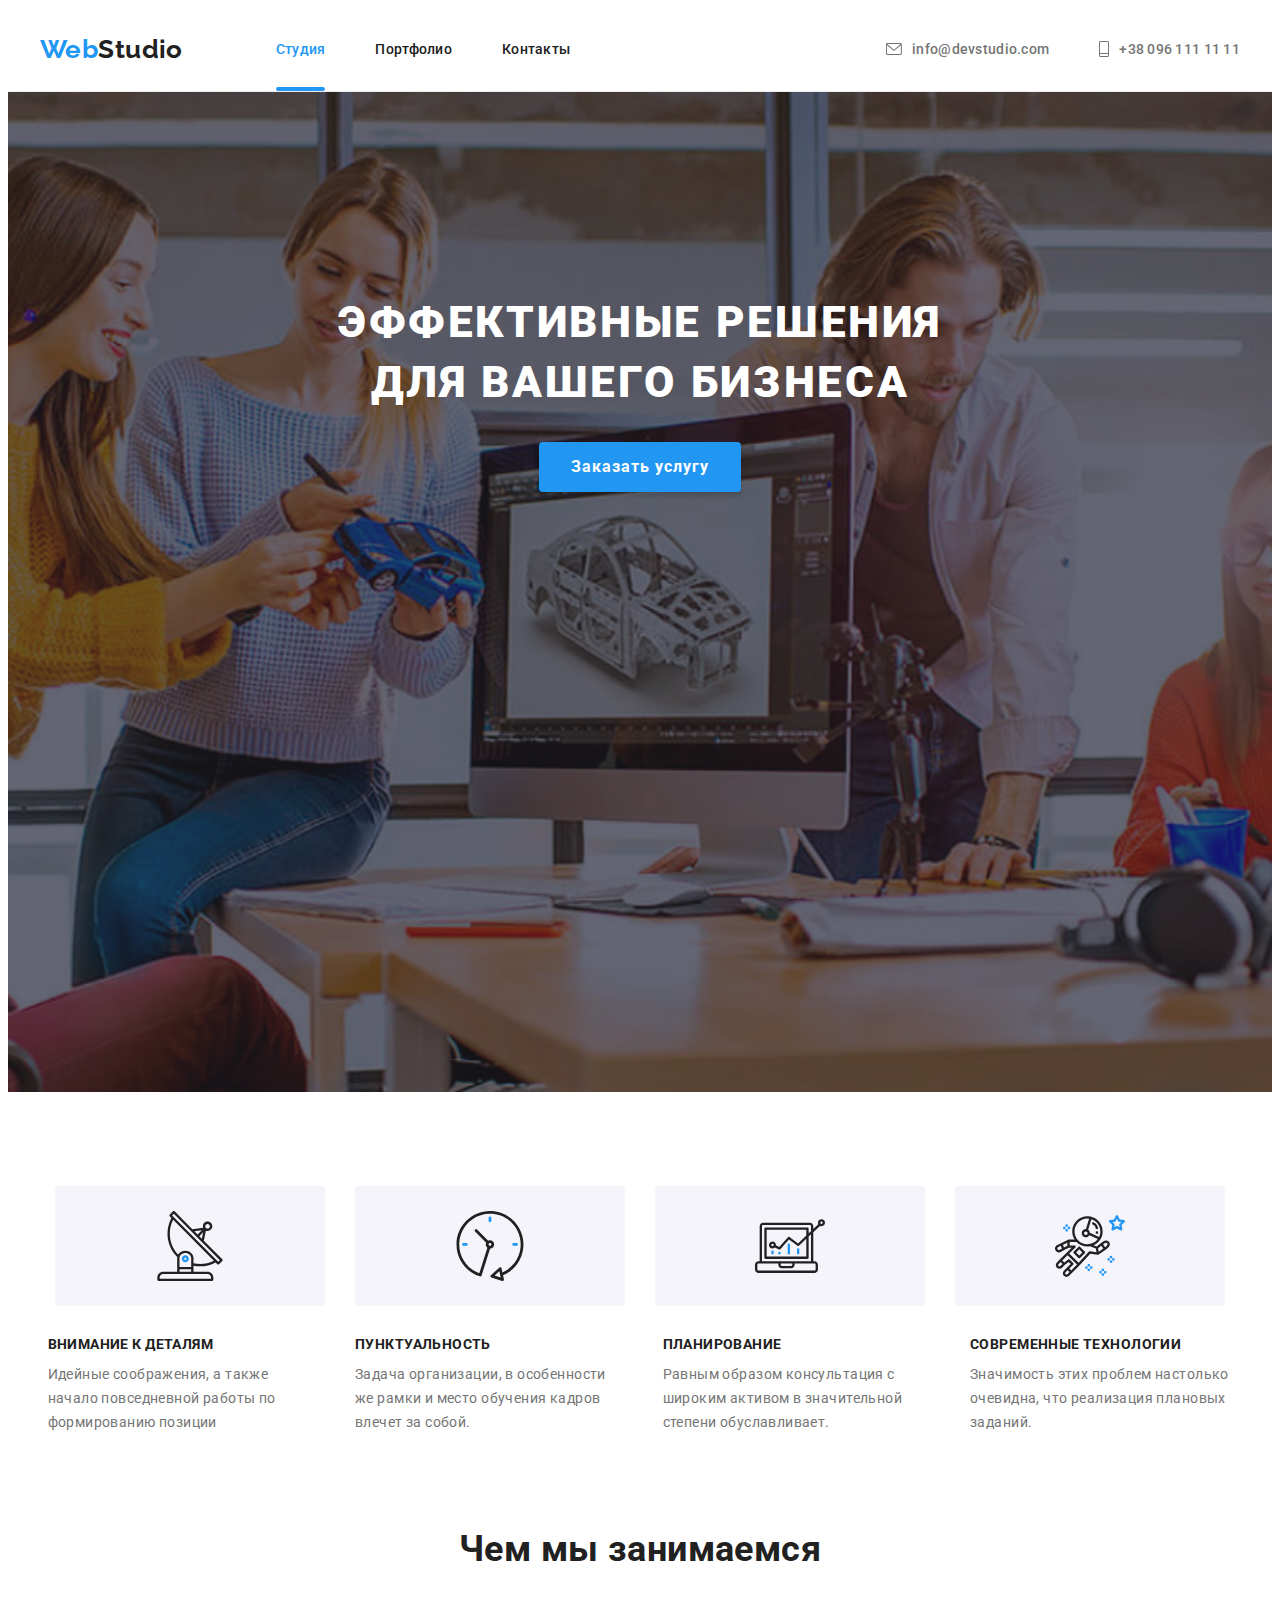
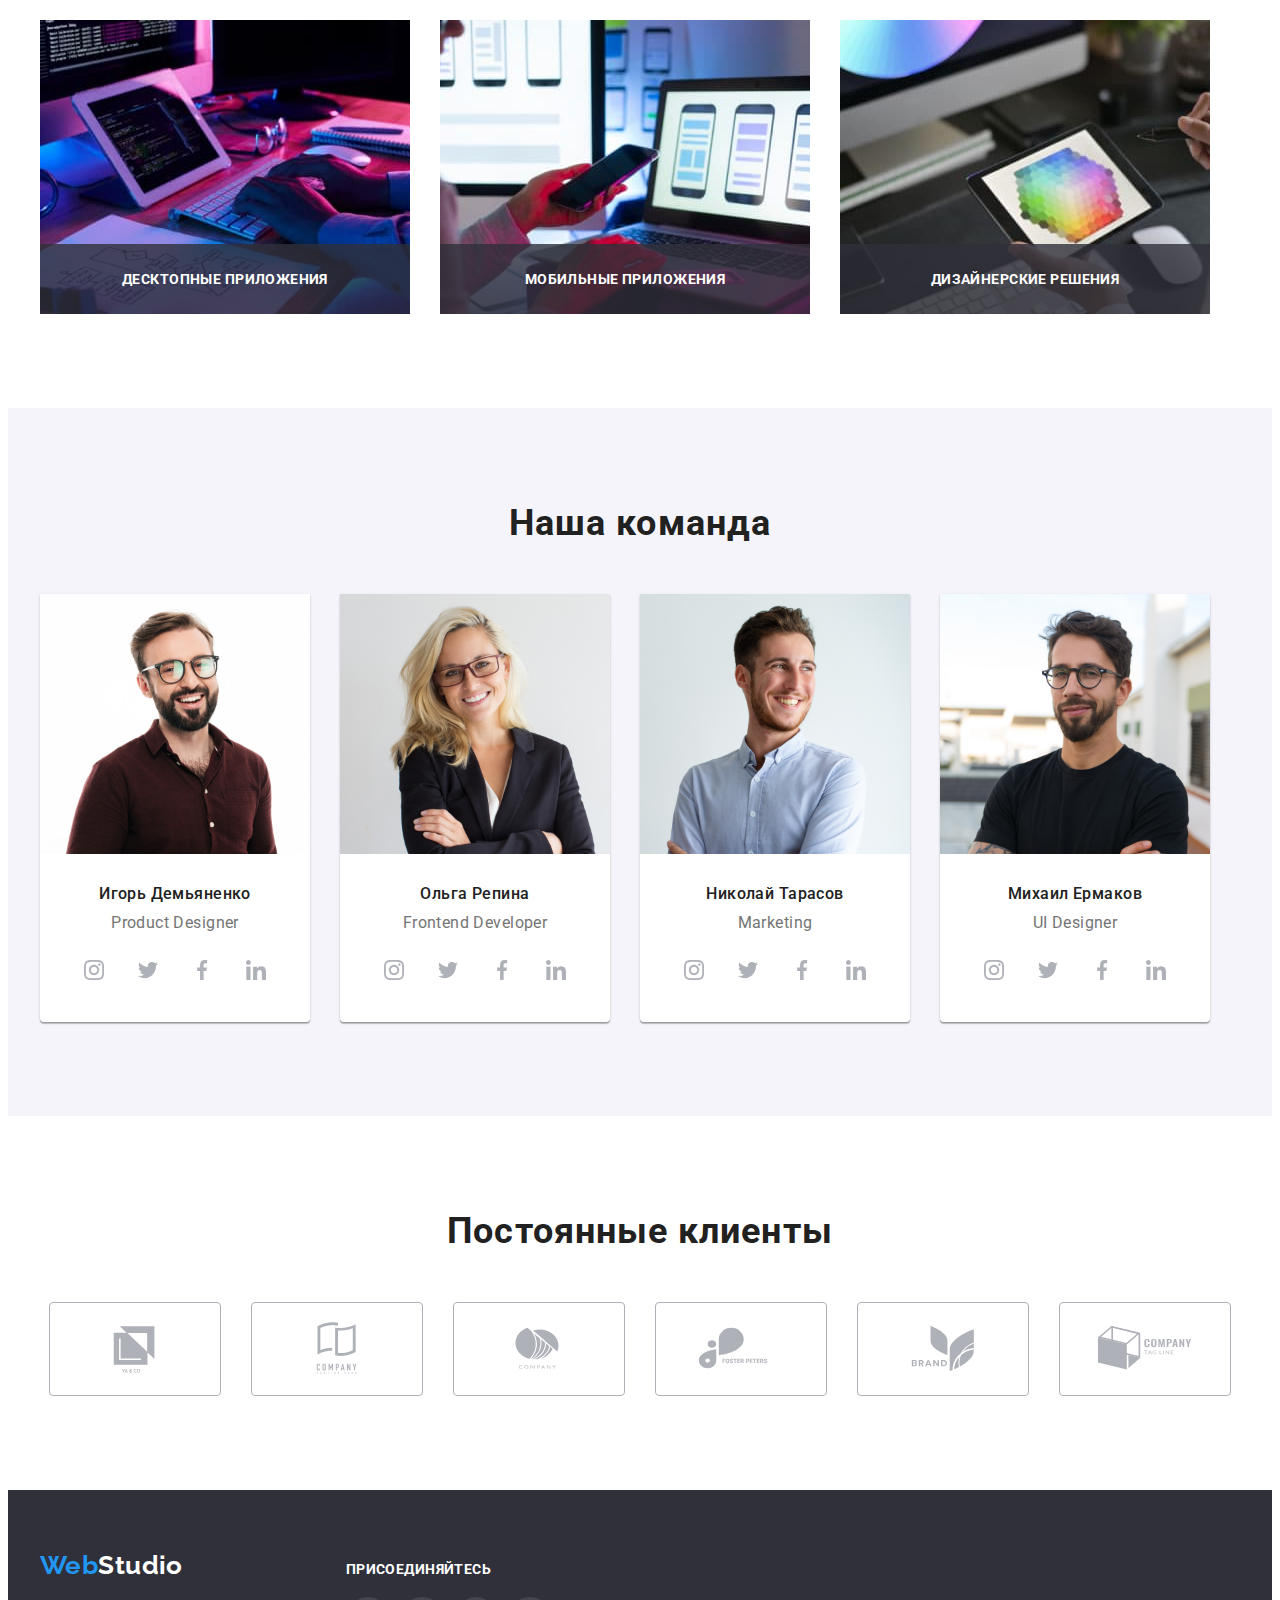
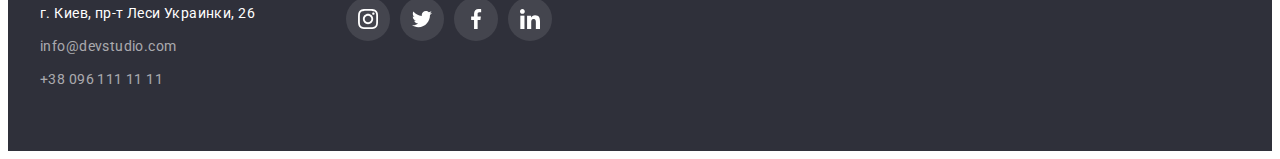
<file: index.html>
<!DOCTYPE html>
<html lang="ru">
  <head>
    <meta charset="UTF-8" />
    <meta http-equiv="X-UA-Compatible" content="IE=edge" />
    <meta name="viewport" content="width=device-width, initial-scale=1.0" />
    <title>Web Studio</title>
    <link rel="preconnect" href="https://fonts.googleapis.com" />
    <link rel="preconnect" href="https://fonts.gstatic.com" crossorigin />

    <!-- Normalize -->
    <link 
    rel="stylesheet" 
    href="https://cdnjs.cloudflare.com/ajax/libs/modern-normalize/1.1.0/modern-normalize.min.css" integrity="sha512-wpPYUAdjBVSE4KJnH1VR1HeZfpl1ub8YT/NKx4PuQ5NmX2tKuGu6U/JRp5y+Y8XG2tV+wKQpNHVUX03MfMFn9Q==" crossorigin="anonymous" referrerpolicy="no-referrer" />
    <link
      href="https://fonts.googleapis.com/css2?family=Raleway:wght@700&family=Roboto:wght@400;500;700;900&display=swap"
      rel="stylesheet"
    />
    <link rel="stylesheet" href="./scc/styles.css" />
  </head>
  <body data-page>
    <!--Header section-->
    <header class="header">
      <div class="container hdr-container">
       <a class="logo-link" href=./index.html">Web<span class="logo-accent">Studio</span></a>
       <nav class="header-nav">
        <ul class="header-list link list hdr-main-lnk">
          <li class="header-item">
            <a class="header-link header-link-current link" href="./index.html">Студия</a>
          </li>
          <li class="header-item">
            <a class="header-link link" href="portfolio.html">Портфолио</a>
          </li>
          <li class="header-item">
            <a class="header-link link" href="#">Контакты</a>
          </li>
        </ul>
        </nav>
        <ul class="nav-contacts list">
          <li class="nav-item">
            <a class="link-phone mail link" href="mailto:info@devstudio.com">
            <svg class="mail-icon" width="16" height="12">
              <use href="./images/icons.svg#mail"></use>
            </svg>info@devstudio.com</a>
          </li>
          <li class="nav-item">
            <a class="link-phone phone link" href="tel:+380961111111">
              <svg class="mail-icon" width="10" height="16">
              <use href="./images/icons.svg#phone"></use>
            </svg>+38 096 111 11 11</a>
          </li>
        </ul>
      </div>
    </header>
    <!--Main section-->
    <main>
      <section class="hero">
        <div class="container cntnr-hero">
          <h1>Эффективные решения для вашего бизнеса</h1>
          <button class="main-btn" type="button" data-modal-open>Заказать услугу</button>
        </div>
      </section>
      <!--Section about us info-->
      <section class="info-cards section">
        <div class="main-icons">
          <ul class="main-icon-list list">
            <li class="main-icon-item">
              <div class="main-icon">
                <svg class="socian-svg" width="70" height="70">
                  <use href="./images/icons.svg#antenna"></use>
                </svg>
              </div>
            </li>
            <li class="main-icon-item">
              <div class="main-icon">
                <svg class="socian-svg" width="70" height="70">
                  <use href="./images/icons.svg#clock"></use>
                </svg>
              </div>
            </li>
            <li class="main-icon-item">
              <div class="main-icon">
                <svg class="socian-svg" width="70" height="70">
                  <use href="./images/icons.svg#diagram"></use>
                </svg>
              </div>
            </li>
            <li class="main-icon-item">
              <div class="main-icon">
                <svg class="socian-svg" width="70" height="70">
                  <use href="./images/icons.svg#astronaut"></use>
                </svg>
              </div>
            </li>
          </ul>
        </div>
        <div class="container cntnr-info">
          <h2 class="visually-hidden">Наши преимущества</h2>
          <ul class="list about-list">
            <li class="info-card">
              <h3 class="work-info">Внимание к деталям</h3>
              <p class="work-info-txt">
                Идейные соображения, а также начало повседневной работы по формированию позиции</p>
            </li>
            <li class="info-card">
              <h3 class="work-info">Пунктуальность</h3>
              <p class="work-info-txt">
                Задача организации, в особенности же рамки и место обучения кадров влечет за собой.</p>
            </li>
            <li class="info-card">
              <h3 class="work-info">Планирование</h3>
              <p class="work-info-txt">
                Равным образом консультация с широким активом в значительной степени обуславливает.</p>
            </li>
            <li class="info-card">
              <h3 class="work-info">Современные технологии</h3>
              <p class="work-info-txt">
                Значимость этих проблем настолько очевидна, что реализация плановых заданий.</p>
            </li>
          </ul>
        </div>
      </section>
      <!--Section our work foto-->
      <section class="sec-work-foto section">
        <div class="container cntnr-work-pic">
          <h2 class="work-pic">Чем мы занимаемся</h2>
          <ul class="list about-pic">
            <li class="about-work-li">
              <img src="./images/img1.jpg" alt="Крупного плана изображение программиста работающего за
              его рабочим столом" width="370" height="294"/>
              <div class="overlay-work">
                <p class="overlay-work-txt">Десктопные приложения</p>
              </div>
            </li>
            <li class="about-work-li">
              <img src="./images/img2.jpg" alt="Веб-дизайнер разрабатывающий пользовательские
              интерфейсы приложений для смартфонов работает над созданием интерфейса приложения для
              телефонов" width="370" height="294"/>
              <div class="overlay-work">
                <p class="overlay-work-txt">Мобильные приложения</p>
              </div>
            </li>
            <li class="about-work-li">
              <img src="./images/img3.jpg" alt="Креативный художник веб-дизайнер работающий над
              выбором-цвета с графическим планшетом" width="370" height="294"/>
              <div class="overlay-work">
                <p class="overlay-work-txt">Дизайнерские решения</p>
              </div>
            </li>
          </ul>
        </div>
      </section>
      <!--Section our team foto-->
      <section class="our-team section">
        <div class="container cntnr-team">
          <h2 class="tm-card">Наша команда</h2>
          <ul class="list tm-pic">
            <li class="tm-crd">
              <img
                src="./images/1_igor.jpg"
                alt="Портрет статного дизайнера Игоря в очках и красной рубашке"
                width="270"
                height="260"/>
              <div class="tm-box">
                <h3 class="tm-crd-name">Игорь Демьяненко</h3>
                <p class="tm-crd-wrk" lang="en">Product Designer</p>
                <ul class="list social_icons">
                  <li class="item-social">
                    <a
                      class="link-social"
                      href=""
                      target="_blank"
                      rel="noopener noreferrer"
                      aria-label="instagram"
                    >
                    <svg class="socian-svg" width="20" height="20">
                      <use href="./images/icons.svg#instagram"></use>
                    </svg>
                    </a>
                  </li>
                  <li class="item-social">
                    <a
                      class="link-social"
                      href=""
                      target="_blank"
                      rel="noopener noreferrer"
                      aria-label="twitter"
                    >
                    <svg class="socian-svg" width="20" height="20">
                      <use href="./images/icons.svg#twitter"></use>
                    </svg>
                    </a>
                  </li>
                  <li class="item-social">
                    <a
                      class="link-social"
                      href=""
                      target="_blank"
                      rel="noopener noreferrer"
                      aria-label="facebook"
                    >
                    <svg class="socian-svg" width="20" height="20">
                      <use href="./images/icons.svg#facebook"></use>
                    </svg>
                    </a>
                  </li>
                  <li class="item-social">
                    <a
                      class="link-social"
                      href=""
                      target="_blank"
                      rel="noopener noreferrer"
                      aria-label="linkedin"
                    >
                    <svg class="socian-svg" width="20" height="20">
                      <use href="./images/icons.svg#linkedin"></use>
                    </svg>
                    </a>
                  </li>
                </ul>
              </div>
            </li>
            <li class="tm-crd">
              <img
                src="./images/2_olga.jpg"
                alt="Портрет молодой и радосной Ольги в очках и стильном пиджаке "
                width="270"
                height="260"/>
              <div class="tm-box">
                <h3 class="tm-crd-name">Ольга Репина</h3>
                <p class="tm-crd-wrk" lang="en">Frontend Developer</p>
                <ul class="list social_icons">
                  <li class="item-social">
                    <a
                      class="link-social"
                      href=""
                      target="_blank"
                      rel="noopener noreferrer"
                      aria-label="instagram"
                    >
                    <svg class="socian-svg" width="20" height="20">
                      <use href="./images/icons.svg#instagram"></use>
                    </svg>
                    </a>
                  </li>
                  <li class="item-social">
                    <a
                      class="link-social"
                      href=""
                      target="_blank"
                      rel="noopener noreferrer"
                      aria-label="twitter"
                    >
                    <svg class="socian-svg" width="20" height="20">
                      <use href="./images/icons.svg#twitter"></use>
                    </svg>
                    </a>
                  </li>
                  <li class="item-social">
                    <a
                      class="link-social"
                      href=""
                      target="_blank"
                      rel="noopener noreferrer"
                      aria-label="facebook"
                    >
                    <svg class="socian-svg" width="20" height="20">
                      <use href="./images/icons.svg#facebook"></use>
                    </svg>
                    </a>
                  </li>
                  <li class="item-social">
                    <a
                      class="link-social"
                      href=""
                      target="_blank"
                      rel="noopener noreferrer"
                      aria-label="linkedin"
                    >
                    <svg class="socian-svg" width="20" height="20">
                      <use href="./images/icons.svg#linkedin"></use>
                    </svg>
                    </a>
                  </li>
                </ul>
              </div>
            </li>
            <li class="tm-crd">
              <img
                src="./images/3_nikolaj.jpg"
                alt="Портрет счастливого маркетолога Николая и белой рубашке"
                width="270"
                height="260"/>
              <div class="tm-box">
                <h3 class="tm-crd-name">Николай Тарасов</h3>
                <p class="tm-crd-wrk" lang="en">Marketing</p>
                <ul class="list social_icons">
                  <li class="item-social">
                    <a
                      class="link-social"
                      href=""
                      target="_blank"
                      rel="noopener noreferrer"
                      aria-label="instagram"
                    >
                    <svg class="socian-svg" width="20" height="20">
                      <use href="./images/icons.svg#instagram"></use>
                    </svg>
                    </a>
                  </li>
                  <li class="item-social">
                    <a
                      class="link-social"
                      href=""
                      target="_blank"
                      rel="noopener noreferrer"
                      aria-label="twitter"
                    >
                    <svg class="socian-svg" width="20" height="20">
                      <use href="./images/icons.svg#twitter"></use>
                    </svg>
                    </a>
                  </li>
                  <li class="item-social">
                    <a
                      class="link-social"
                      href=""
                      target="_blank"
                      rel="noopener noreferrer"
                      aria-label="facebook"
                    >
                    <svg class="socian-svg" width="20" height="20">
                      <use href="./images/icons.svg#facebook"></use>
                    </svg>
                    </a>
                  </li>
                  <li class="item-social">
                    <a
                      class="link-social"
                      href=""
                      target="_blank"
                      rel="noopener noreferrer"
                      aria-label="linkedin"
                    >
                    <svg class="socian-svg" width="20" height="20">
                      <use href="./images/icons.svg#linkedin"></use>
                    </svg>
                    </a>
                  </li>
                </ul>
              </div>
            </li>
            <li class="tm-crd">
              <img
                src="./images/4_mihail.jpg"
                alt="Портрет довольного Мизаила в очках и черной футболке"
                width="270"
                height="260"/>
              <div class="tm-box">
                <h3 class="tm-crd-name">Михаил Ермаков</h3>
                <p class="tm-crd-wrk" lang="en">UI Designer</p>
                <ul class="list social_icons">
                  <li class="item-social">
                    <a
                      class="link-social"
                      href=""
                      target="_blank"
                      rel="noopener noreferrer"
                      aria-label="instagram"
                    >
                    <svg class="socian-svg" width="20" height="20">
                      <use href="./images/icons.svg#instagram"></use>
                    </svg>
                    </a>
                  </li>
                  <li class="item-social">
                    <a
                      class="link-social"
                      href=""
                      target="_blank"
                      rel="noopener noreferrer"
                      aria-label="twitter"
                    >
                    <svg class="socian-svg" width="20" height="20">
                      <use href="./images/icons.svg#twitter"></use>
                    </svg>
                    </a>
                  </li>
                  <li class="item-social">
                    <a
                      class="link-social"
                      href=""
                      target="_blank"
                      rel="noopener noreferrer"
                      aria-label="facebook"
                    >
                    <svg class="socian-svg" width="20" height="20">
                      <use href="./images/icons.svg#facebook"></use>
                    </svg>
                    </a>
                  </li>
                  <li class="item-social">
                    <a
                      class="link-social"
                      href=""
                      target="_blank"
                      rel="noopener noreferrer"
                      aria-label="linkedin"
                    >
                    <svg class="socian-svg" width="20" height="20">
                      <use href="./images/icons.svg#linkedin"></use>
                    </svg>
                    </a>
                  </li>
                </ul>
              </div>
            </li>
          </ul>
        </div>
      </section>
      <section class="section">
        <h2 class="six-svg">Постоянные клиенты</h2>
        <ul class="list six-svg-list">
          <li class="client-icons ">
            <a
              class="client-icon"
              href=""
              target="_blank"
              rel="noopener noreferrer"
              aria-label="Logo1"
            >
              <svg class="client-svg" width="106" height="60">
                <use href="./images/icons.svg#Logo1"></use>
              </svg>
            </a>
          </li>
          <li class="client-icons ">
            <a
              class="client-icon"
              href=""
              target="_blank"
              rel="noopener noreferrer"
              aria-label="Logo2"
            >
              <svg class="client-svg" width="106" height="60">
                <use href="./images/icons.svg#Logo2"></use>
              </svg>
            </a>
          </li>
          <li class="client-icons ">
            <a
              class="client-icon"
              href=""
              target="_blank"
              rel="noopener noreferrer"
              aria-label="Logo3"
            >
              <svg class="client-svg" width="106" height="60">
                <use href="./images/icons.svg#Logo3"></use>
              </svg>
            </a>
          </li>
          <li class="client-icons ">
            <a
              class="client-icon"
              href=""
              target="_blank"
              rel="noopener noreferrer"
              aria-label="Logo4"
            >
              <svg class="client-svg" width="106" height="60">
                <use href="./images/icons.svg#Logo4"></use>
              </svg>
            </a>
          </li>
          <li class="client-icons ">
            <a
              class="client-icon"
              href=""
              target="_blank"
              rel="noopener noreferrer"
              aria-label="Logo5"
            >
              <svg class="client-svg" width="106" height="60">
                <use href="./images/icons.svg#Logo5"></use>
              </svg>
            </a>
          </li>
          <li class="client-icons ">
            <a
              class="client-icon"
              href=""
              target="_blank"
              rel="noopener noreferrer"
              aria-label="Logo6"
            >
              <svg class="client-svg" width="106" height="60">
                <use href="./images/icons.svg#Logo6"></use>
              </svg>
            </a>
          </li>
        </ul>
      </section>
    </main>
    <!--Footer section-->
    <footer class="footer">
      <div class="ftr-content container">
        <div class="ftr-container">
          <a class="logo-link ftr-logo" href=./index.html">Web<span class="logo-accent-ft">Studio</span></a>
          <address class="address">
            <ul class="list address-list">
              <li class="address-item">
                <a
                  class="ft-contct link map"
                  target="_blank"
                  rel="noopener noreferrer"
                  href="https://www.google.com/maps/dir/50.5224419,30.498344">г. Киев, пр-т Леси Украинки, 26
                </a>
              </li>
              <li class="address-item">
              <a class="ft-contct link" href="mailto:info@devstudio.com">info@devstudio.com</a>
              </li>
               <li class="address-item">
                <a class="ft-contct link" href="tel:+380961111111">+38 096 111 11 11</a>
              </li>
            </ul>
          </address>
        </div>
        <div class="footer-icons">
          <p class="ftr-icon-txt">присоединяйтесь</p>
          <ul class="ftr-icon-list list">
            <li class="ftr-icon-item">
              <a
                class="ftr-social"
                href=""
                target="_blank"
                rel="noopener noreferrer"
                aria-label="instagram"
              >
              <svg class="ftr-svg" width="20" height="20">
                <use href="./images/icons.svg#instagram"></use>
              </svg>
              </a>
            </li>
            <li class="ftr-icon-item">
              <a
                class="ftr-social"
                href=""
                target="_blank"
                rel="noopener noreferrer"
                aria-label="twitter"
              >
              <svg class="ftr-svg" width="20" height="20">
                <use href="./images/icons.svg#twitter"></use>
              </svg>
              </a>
            </li>
            <li class="ftr-icon-item">
              <a
                class="ftr-social"
                href=""
                target="_blank"
                rel="noopener noreferrer"
                aria-label="facebook"
              >
              <svg class="ftr-svg" width="20" height="20">
                <use href="./images/icons.svg#facebook"></use>
              </svg>
              </a>
            </li>
            <li class="ftr-icon-item">
              <a
                class="ftr-social"
                href=""
                target="_blank"
                rel="noopener noreferrer"
                aria-label="linkedin"
              >
              <svg class="ftr-svg" width="20" height="20">
                <use href="./images/icons.svg#linkedin"></use>
              </svg>
              </a>
            </li>
          </ul>
        </div>
      </div>
    </footer>
    <!--Modal Window-->
    <div class="backdrop is-hidden" data-modal>
      <div class="modal">
        <button class="modal-btn" data-modal-close>
          <svg class="modal-btn-svg" width="11" height="11">
            <use href="./images/icons.svg#close"></use>
          </svg>
        </button>
      </div>
    </div>
    <script src="./js/header-scroll.js"></script>
    <script src="./js/modal.js"></script>
  </body>
</html>
</file>
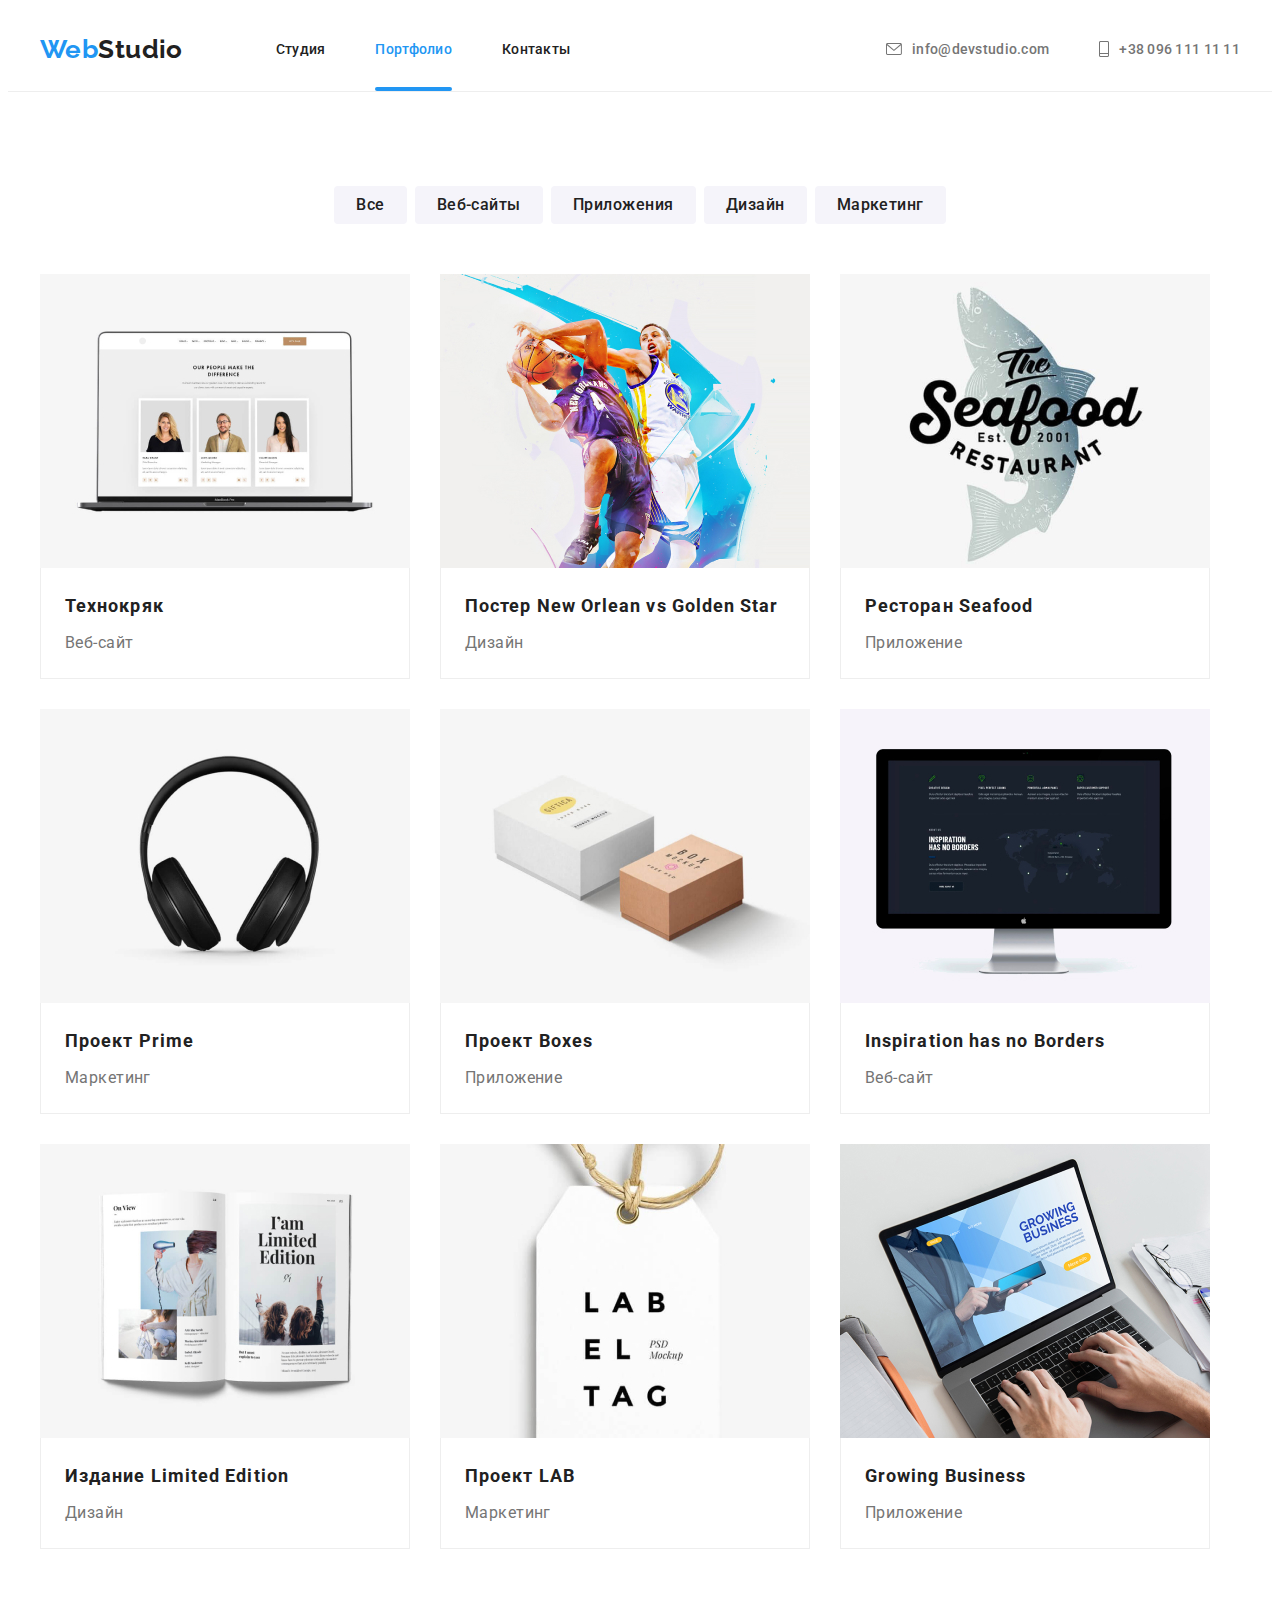
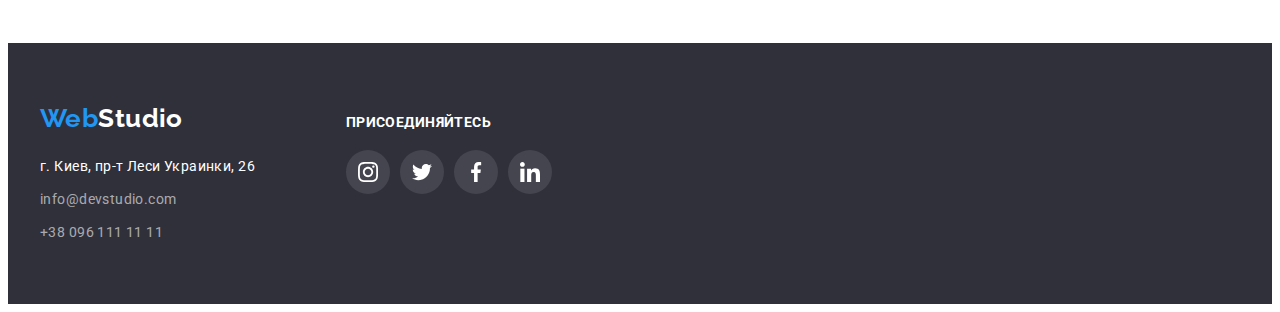
<file: portfolio.html>
<!DOCTYPE html>
<html lang="ru">
<head>
    <meta charset="UTF-8">
    <meta http-equiv="X-UA-Compatible" content="IE=edge">
    <meta name="viewport" content="width=device-width, initial-scale=1.0">
    <title>Portfolio</title>
    <link rel="preconnect" href="https://fonts.googleapis.com" />
    <link rel="preconnect" href="https://fonts.gstatic.com" crossorigin />

    <!-- Normalize -->
    <link 
    rel="stylesheet" 
    href="https://cdnjs.cloudflare.com/ajax/libs/modern-normalize/1.1.0/modern-normalize.min.css" integrity="sha512-wpPYUAdjBVSE4KJnH1VR1HeZfpl1ub8YT/NKx4PuQ5NmX2tKuGu6U/JRp5y+Y8XG2tV+wKQpNHVUX03MfMFn9Q==" crossorigin="anonymous" referrerpolicy="no-referrer" />
    <link
      href="https://fonts.googleapis.com/css2?family=Raleway:wght@700&family=Roboto:wght@400;500;700;900&display=swap"
      rel="stylesheet"
    />
    <link rel="stylesheet" href="./scc/styles.css" />
</head>
<body>
    <!--Header section-->
    <header class="header">
      <div class="container hdr-container">
       <a class="logo-link" href=./index.html">Web<span class="logo-accent">Studio</span></a>
       <nav class="header-nav">
        <ul class="header-list link list hdr-main-lnk">
          <li class="header-item">
            <a class="header-link hdr-lnk link" href="./index.html">Студия</a>
          </li>
          <li class="header-item">
            <a class="header-link hdr-lnk header-link-current link" href="portfolio.html">Портфолио</a>
          </li>
          <li class="header-item">
            <a class="header-link hdr-lnk link" href="#">Контакты</a>
          </li>
        </ul>
       </nav>
       <ul class="nav-contacts list">
        <li class="nav-item">
          <a class="link-phone mail link" href="mailto:info@devstudio.com">
          <svg class="mail-icon" width="16" height="12">
            <use href="./images/icons.svg#mail"></use>
          </svg>info@devstudio.com</a>
        </li>
        <li class="nav-item">
          <a class="link-phone phone link" href="tel:+380961111111">
            <svg class="mail-icon" width="10" height="16">
            <use href="./images/icons.svg#phone"></use>
          </svg>+38 096 111 11 11</a>
        </li>
      </ul>
     </div>
    </header>
    <!--Mail Section-->
    <main>
      <section class="section">
        <div class="container">
          <h1 class="visually-hidden">Наши проекты</h1>
          <ul class="list gps-btns">
            <li class="gps-btn-list">
              <button class="gps-btn" type="button">Все</button>
            </li>
            <li class="gps-btn-list">
              <button class="gps-btn" type="button">Веб-сайты</button>
            </li class="gps-btn-list">
            <li class="gps-btn-list" >
              <button class="gps-btn" type="button">Приложения</button>
            </li>
            <li class="gps-btn-list">
              <button class="gps-btn" type="button">Дизайн</button>
            </li>
            <li class="gps-btn-list">
              <button class="gps-btn" type="button">Маркетинг</button>
            </li>
          </ul>
          <ul class="prtf-cards list">
            <li class="prtf-card">
              <a class="prtf-link link" href="#">
                <div class="overlay-img">
                  <img
                    src="./images/page_2/img1.jpg"
                    alt="Готовый дизайн сайта открытый в окне на ноутбуке на белом фоне"
                    width="370"
                    height="294"
                  />
                  <div class="prtf-overlay">
                    <p class="prtf-overlay-txt">Ресурс предлагает комплексные предложения с разным уровнем функционала и сервисов. Все это позволит посетителю получить исчерпывающие сведения о компании или частном лице.</p>
                  </div>
                </div>
                <div class="cntnr-pic-info">
                  <h2 class="prtf-card-name">Технокряк</h2>
                  <p class="prtf-card-projct">Веб-сайт</p>
                </div>
              </a>
            </li>
            <li class="prtf-card">
              <a class="prtf-link link" href="#">
                <div class="overlay-img">
                  <img
                    src="./images/page_2/img2.jpg"
                    alt="Шикарно нарисованный постер с баскетболистами и мячем в стиле акварели"
                    width="370"
                    height="294"
                  />
                  <div class="prtf-overlay">
                    <p class="prtf-overlay-txt">Ресурс предлагает комплексные предложения с разным уровнем функционала и сервисов. Все это позволит посетителю получить исчерпывающие сведения о компании или частном лице.</p>
                </div>
                </div>
                <div class="cntnr-pic-info">
                  <h2 class="prtf-card-name">Постер New Orlean vs Golden Star</h3>
                  <p class="prtf-card-projct">Дизайн</p>
                </div>
              </a>
            </li>
            <li class="prtf-card">
              <a class="prtf-link link" href="#">
                <div class="overlay-img">
                  <img
                    src="./images/page_2/img3.jpg"
                    alt="Готовый дизайн логотира ресторана Seafood выполненый в стиле старый вывесок 40х-70х годов"
                    width="370"
                    height="294"
                  />
                  <div class="prtf-overlay">
                    <p class="prtf-overlay-txt">Ресурс предлагает комплексные предложения с разным уровнем функционала и сервисов. Все это позволит посетителю получить исчерпывающие сведения о компании или частном лице.</p>
                  </div>
                </div>
                <div class="cntnr-pic-info">
                  <h2 class="prtf-card-name">Ресторан Seafood</h2>
                  <p class="prtf-card-projct">Приложение</p>
                </div>
              </a>
            </li>
            <li class="prtf-card">
              <a class="prtf-link link" href="#">
                <div class="overlay-img">
                  <img
                    src="./images/page_2/img4.jpg"
                    alt="Черные наушники на белом фоне"
                    width="370"
                    height="294"
                  />
                  <div class="prtf-overlay">
                    <p class="prtf-overlay-txt">Ресурс предлагает комплексные предложения с разным уровнем функционала и сервисов. Все это позволит посетителю получить исчерпывающие сведения о компании или частном лице.</p>
                  </div>
                </div>
                <div class="cntnr-pic-info">
                  <h2 class="prtf-card-name">Проект Prime</h2>
                  <p class="prtf-card-projct">Маркетинг</p>
                </div>
              </a>
            </li>
            <li class="prtf-card">
              <a class="prtf-link link" href="#">
                <div class="overlay-img">
                  <img
                    src="./images/page_2/img5.jpg"
                    alt="Две коробки разного цвета и размера нарисованные в минималистичном стиле"
                    width="370"
                    height="294"
                  />
                  <div class="prtf-overlay">
                    <p class="prtf-overlay-txt">Ресурс предлагает комплексные предложения с разным уровнем функционала и сервисов. Все это позволит посетителю получить исчерпывающие сведения о компании или частном лице.</p>
                  </div>
                </div>
                <div class="cntnr-pic-info">
                  <h2 class="prtf-card-name">Проект Boxes</h2>
                  <p class="prtf-card-projct">Приложение</p>
                </div>
              </a>
            </li>
            <li class="prtf-card">
              <a class="prtf-link link" href="#">
                <div class="overlay-img">
                  <img
                    src="./images/page_2/img6.jpg"
                    alt="Готовый сайт открытый на мониторе MAC на белом фоне"
                    width="370"
                    height="294"
                  />
                  <div class="prtf-overlay">
                    <p class="prtf-overlay-txt">Ресурс предлагает комплексные предложения с разным уровнем функционала и сервисов. Все это позволит посетителю получить исчерпывающие сведения о компании или частном лице.</p>
                  </div>
                </div>
                <div class="cntnr-pic-info">
                  <h2 class="prtf-card-name">Inspiration has no Borders</h2>
                  <p class="prtf-card-projct">Веб-сайт</p>
                </div>
              </a>
            </li>
            <li class="prtf-card">
              <a class="prtf-link link" href="#">
                <div class="overlay-img">
                  <img
                    src="./images/page_2/img7.jpg"
                    alt="Открытый мокап издания журнала лежащий на белом фоне"
                    width="370"
                    height="294"
                  />
                  <div class="prtf-overlay">
                    <p class="prtf-overlay-txt">Ресурс предлагает комплексные предложения с разным уровнем функционала и сервисов. Все это позволит посетителю получить исчерпывающие сведения о компании или частном лице.</p>
                  </div>
                </div>
                <div class="cntnr-pic-info">
                  <h2 class="prtf-card-name">Издание Limited Edition</h2>
                  <p class="prtf-card-projct">Дизайн</p>
                </div>
              </a>
            </li>
            <li class="prtf-card">
              <a class="prtf-link link" href="#">
                <div class="overlay-img">
                  <img
                    src="./images/page_2/img8.jpg"
                    alt="Мокап белой бирки с черным логотипом LAB на белом фоне"
                    width="370"
                    height="294"
                  />
                  <div class="prtf-overlay">
                    <p class="prtf-overlay-txt">Ресурс предлагает комплексные предложения с разным уровнем функционала и сервисов. Все это позволит посетителю получить исчерпывающие сведения о компании или частном лице.</p>
                  </div>
                </div>
                <div class="cntnr-pic-info">
                  <h2 class="prtf-card-name">Проект LAB</h2>
                  <p class="prtf-card-projct">Маркетинг</p>
                </div>
              </a>
            </li>
            <li class="prtf-card">
              <a class="prtf-link link" href="#">
                <div class="overlay-img">
                  <img
                    src="./images/page_2/img9.jpg"
                    alt="Готовый дизайн приложения открытого на ноутбуке на белом столе"
                    width="370"
                    height="294"
                  />
                  <div class="prtf-overlay">
                    <p class="prtf-overlay-txt">Ресурс предлагает комплексные предложения с разным уровнем функционала и сервисов. Все это позволит посетителю получить исчерпывающие сведения о компании или частном лице.</p>
                  </div>
                </div>
                <div class="cntnr-pic-info">
                  <h2 class="prtf-card-name">Growing Business</h2>
                  <p class="prtf-card-projct">Приложение</p>
                </div>
              </a>
            </li>
          </ul>
        </div>
      </section>
    </main>
    <!--Footer section-->
    <footer class="footer">
      <div class="ftr-content container">
        <div class="ftr-container">
          <a class="logo-link ftr-logo" href=./index.html">Web<span class="logo-accent-ft">Studio</span></a>
          <address class="address">
            <ul class="list address-list">
              <li class="address-item">
                <a
                  class="ft-contct link map"
                  target="_blank"
                  rel="noopener noreferrer"
                  href="https://www.google.com/maps/dir/50.5224419,30.498344">г. Киев, пр-т Леси Украинки, 26
                </a>
              </li>
              <li class="address-item">
              <a class="ft-contct link" href="mailto:info@devstudio.com">info@devstudio.com</a>
              </li>
               <li class="address-item">
                <a class="ft-contct link" href="tel:+380961111111">+38 096 111 11 11</a>
              </li>
            </ul>
          </address>
        </div>
        <div class="footer-icons">
          <p class="ftr-icon-txt">присоединяйтесь</p>
          <ul class="ftr-icon-list list">
            <li class="ftr-icon-item">
              <a
                class="ftr-social"
                href=""
                target="_blank"
                rel="noopener noreferrer"
                aria-label="instagram"
              >
              <svg class="ftr-svg" width="20" height="20">
                <use href="./images/icons.svg#instagram"></use>
              </svg>
              </a>
            </li>
            <li class="ftr-icon-item">
              <a
                class="ftr-social"
                href=""
                target="_blank"
                rel="noopener noreferrer"
                aria-label="twitter"
              >
              <svg class="ftr-svg" width="20" height="20">
                <use href="./images/icons.svg#twitter"></use>
              </svg>
              </a>
            </li>
            <li class="ftr-icon-item">
              <a
                class="ftr-social"
                href=""
                target="_blank"
                rel="noopener noreferrer"
                aria-label="facebook"
              >
              <svg class="ftr-svg" width="20" height="20">
                <use href="./images/icons.svg#facebook"></use>
              </svg>
              </a>
            </li>
            <li class="ftr-icon-item">
              <a
                class="ftr-social"
                href=""
                target="_blank"
                rel="noopener noreferrer"
                aria-label="linkedin"
              >
              <svg class="ftr-svg" width="20" height="20">
                <use href="./images/icons.svg#linkedin"></use>
              </svg>
              </a>
            </li>
          </ul>
        </div>
      </div>
    </footer>
    <script src="./js/header-scroll.js"></script>
</body>
</html>
</file>
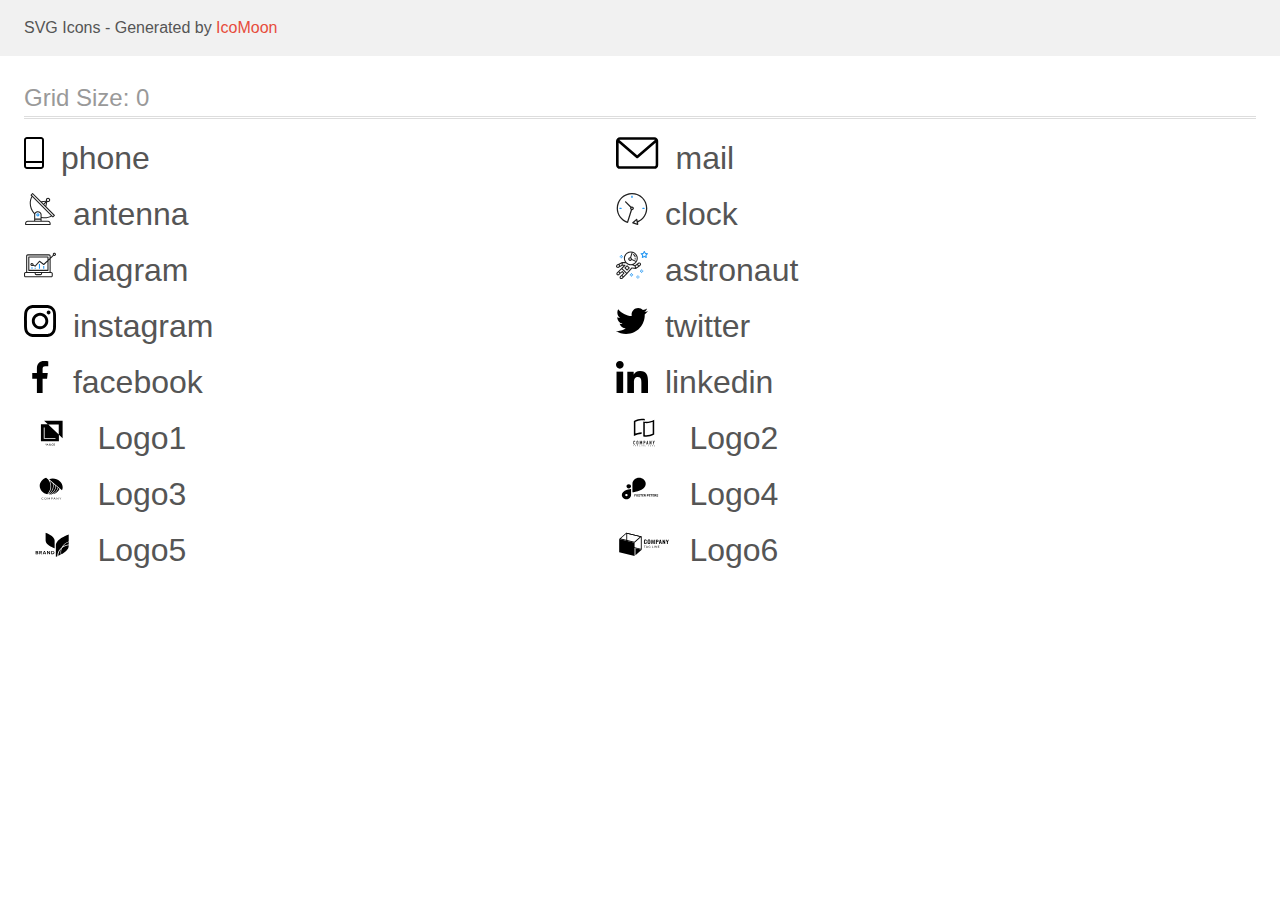
<file: images/icons/demo.html>
<!doctype html>
<html>
<head>
    <title>IcoMoon - SVG Icons</title>
    <meta charset="utf-8">
    <meta name="viewport" content="width=device-width, initial-scale=1">
    <link rel="stylesheet" href="demo-files/demo.css">
    <link rel="stylesheet" href="style.css">
</head>
<body>
<svg aria-hidden="true" style="position: absolute; width: 0; height: 0; overflow: hidden;" version="1.1" xmlns="http://www.w3.org/2000/svg" xmlns:xlink="http://www.w3.org/1999/xlink">
<defs>
<symbol id="phone" viewBox="0 0 20 32">
<path d="M17 0h-14c-1.654 0-3 1.346-3 3v26c0 1.654 1.346 3 3 3h14c1.654 0 3-1.346 3-3v-26c0-1.654-1.346-3-3-3zM3 2h14c0.552 0 1 0.448 1 1v21h-16v-21c0-0.552 0.448-1 1-1zM17 30h-14c-0.552 0-1-0.448-1-1v-3h16v3c0 0.552-0.448 1-1 1z"></path>
</symbol>
<symbol id="mail" viewBox="0 0 43 32">
<path d="M38.667 0h-34.667c-2.206 0-4 1.794-4 4v24c0 2.206 1.794 4 4 4h34.667c2.206 0 4-1.794 4-4v-24c0-2.206-1.794-4-4-4zM38.667 2.667c0.181 0 0.353 0.038 0.511 0.103l-17.844 15.466-17.844-15.466c0.158-0.066 0.33-0.103 0.511-0.103h34.667zM38.667 29.333h-34.667c-0.736 0-1.333-0.598-1.333-1.333v-22.413l17.793 15.421c0.251 0.217 0.563 0.326 0.874 0.326s0.622-0.108 0.874-0.326l17.793-15.421v22.413c0 0.736-0.598 1.333-1.333 1.333z"></path>
</symbol>
<symbol id="antenna" viewBox="0 0 32 32">
<path fill="#212121" style="fill: var(--color1, #212121)" d="M30.773 22.098l-8.443-8.505 0.937-4.615c0.242 0.094 0.499 0.144 0.758 0.146h0.006c1.192 0.014 2.17-0.941 2.184-2.133s-0.941-2.17-2.133-2.184c-1.192-0.014-2.17 0.941-2.184 2.133-0.003 0.255 0.039 0.509 0.125 0.749l-4.96 0.605-8.091-8.133c-0.099-0.101-0.235-0.159-0.377-0.16-0.14 0.001-0.274 0.056-0.373 0.155l-1.513 1.504c-0.208 0.208-0.208 0.546 0 0.754l0.814 0.826c-3.153 5.798-2.129 12.978 2.519 17.663 0.043 0.041 0.092 0.074 0.146 0.098-0.034 0.18-0.051 0.364-0.052 0.547v6.187h-6.4c-1.472 0.002-2.665 1.195-2.667 2.667v1.067c0 0.295 0.239 0.533 0.533 0.533h24.533c0.295 0 0.533-0.239 0.533-0.533v-1.067c-0.002-1.472-1.195-2.665-2.667-2.667h-6.4v-2.742c1.003 0.21 2.024 0.317 3.049 0.32 2.458-0.003 4.877-0.615 7.040-1.783l0.818 0.823c0.099 0.101 0.235 0.159 0.377 0.16 0.14-0.001 0.274-0.056 0.373-0.155l1.513-1.504c0.208-0.208 0.208-0.546 0-0.754zM23.28 6.233c0.418-0.415 1.093-0.414 1.508 0.004s0.414 1.093-0.004 1.508c-0.2 0.199-0.47 0.31-0.752 0.31h-0.003c-0.589-0.003-1.064-0.483-1.061-1.072 0.002-0.282 0.115-0.552 0.314-0.751h-0.002zM22.024 9.738l-0.598 2.946-1.175-1.182 1.774-1.763zM21.419 8.836l-1.92 1.909-1.485-1.493 3.405-0.415zM24.004 28.8c0.884 0 1.6 0.716 1.6 1.6v0.533h-23.467v-0.533c0-0.884 0.716-1.6 1.6-1.6h20.267zM16.537 26.667v1.067h-5.333v-1.067h5.333zM11.204 25.6v-4.053c0-1.294 1.196-2.347 2.667-2.347s2.667 1.053 2.667 2.347v4.053h-5.333zM17.604 23.904v-2.357c0-1.882-1.675-3.413-3.733-3.413-1.331-0.020-2.576 0.657-3.281 1.786-4.058-4.274-4.971-10.645-2.279-15.887l18.602 18.708c-2.872 1.461-6.165 1.873-9.309 1.163zM28.893 23.22l-21.057-21.181 0.755-0.752 7.935 7.98c0.004 0 0.006 0.007 0.010 0.010l13.115 13.191-0.757 0.752z"></path>
<path fill="#2196f3" style="fill: var(--color2, #2196f3)" d="M13.876 20.267h-0.005c-0.884-0.001-1.601 0.714-1.602 1.598s0.714 1.601 1.598 1.602h0.005c0.884 0.001 1.601-0.714 1.602-1.598s-0.714-1.601-1.598-1.602zM14.249 22.245c-0.1 0.1-0.236 0.156-0.378 0.155-0.295-0.002-0.532-0.242-0.531-0.536 0.001-0.141 0.057-0.276 0.157-0.375s0.233-0.154 0.373-0.155c0.295 0.002 0.532 0.241 0.53 0.536-0.001 0.141-0.057 0.276-0.157 0.375h0.005z"></path>
</symbol>
<symbol id="clock" viewBox="0 0 32 32">
<path fill="#212121" style="fill: var(--color1, #212121)" d="M31.297 15.301c-0.002-8.452-6.855-15.303-15.308-15.301s-15.303 6.855-15.301 15.308c0.001 6.658 4.307 12.551 10.649 14.576 0.061 0.019 0.124 0.029 0.187 0.029 0.121-0 0.239-0.032 0.342-0.094 0.135-0.080 0.236-0.207 0.283-0.356l3.865-12.25c1.057-0.005 1.909-0.866 1.903-1.923s-0.866-1.909-1.923-1.903c-0.284 0.001-0.565 0.067-0.82 0.191l-5.106-5.107c-0.253-0.245-0.657-0.238-0.902 0.016-0.239 0.247-0.239 0.639 0 0.886l5.103 5.109c-0.392 0.799-0.168 1.764 0.536 2.309l-3.683 11.673c-7.278-2.681-11.004-10.754-8.323-18.032s10.754-11.004 18.032-8.323 11.004 10.754 8.323 18.032c-1.31 3.556-4.001 6.431-7.462 7.973l-0.398-1.874c-0.073-0.344-0.411-0.565-0.756-0.492-0.109 0.023-0.209 0.074-0.292 0.148l-3.837 3.426c-0.263 0.234-0.287 0.637-0.052 0.9 0.076 0.085 0.174 0.149 0.283 0.184l4.899 1.563c0.335 0.108 0.694-0.077 0.802-0.412 0.034-0.106 0.040-0.219 0.017-0.328l-0.391-1.839c5.664-2.388 9.342-7.942 9.329-14.089v0zM15.992 14.664c0.352 0 0.638 0.286 0.638 0.638s-0.286 0.638-0.638 0.638c-0.352 0-0.638-0.285-0.638-0.638s0.285-0.638 0.638-0.638zM18.093 29.528l2.184-1.948 0.603 2.84-2.787-0.892z"></path>
<path fill="#2196f3" style="fill: var(--color2, #2196f3)" d="M15.354 3.185v1.275c0 0.352 0.285 0.638 0.638 0.638s0.638-0.285 0.638-0.638v-1.275c0-0.352-0.286-0.638-0.638-0.638s-0.638 0.286-0.638 0.638z"></path>
<path fill="#2196f3" style="fill: var(--color2, #2196f3)" d="M3.876 14.664c-0.352 0-0.638 0.286-0.638 0.638s0.285 0.638 0.638 0.638h1.275c0.352 0 0.638-0.285 0.638-0.638s-0.285-0.638-0.638-0.638h-1.275z"></path>
<path fill="#2196f3" style="fill: var(--color2, #2196f3)" d="M28.108 15.939c0.352 0 0.638-0.285 0.638-0.638s-0.285-0.638-0.638-0.638h-1.275c-0.352 0-0.638 0.286-0.638 0.638s0.286 0.638 0.638 0.638h1.275z"></path>
</symbol>
<symbol id="diagram" viewBox="0 0 32 32">
<path fill="#2196f3" style="fill: var(--color2, #2196f3)" d="M14.926 14.965h1.066v4.798h-1.066v-4.797z"></path>
<path fill="#2196f3" style="fill: var(--color2, #2196f3)" d="M19.19 17.097h1.066v2.665h-1.066v-2.665z"></path>
<path fill="#2196f3" style="fill: var(--color2, #2196f3)" d="M10.661 18.696h1.066v1.066h-1.066v-1.066z"></path>
<path fill="#2196f3" style="fill: var(--color2, #2196f3)" d="M7.463 18.163h1.066v1.599h-1.066v-1.599z"></path>
<path fill="#212121" style="fill: var(--color1, #212121)" d="M1.599 28.291h25.587c0.883 0 1.599-0.716 1.599-1.599v-2.132c0-0.883-0.716-1.599-1.599-1.599h-0.533v-13.293l3.028-2.868c0.703 0.346 1.553 0.136 2.013-0.499s0.396-1.508-0.152-2.068-1.42-0.644-2.065-0.198c-0.644 0.446-0.873 1.292-0.542 2.002l-2.281 2.163v-1.23c0-0.883-0.716-1.599-1.599-1.599h-21.322c-0.883 0-1.599 0.716-1.599 1.599v15.992h-0.533c-0.883 0-1.599 0.716-1.599 1.599v2.132c0 0.883 0.716 1.599 1.599 1.599zM30.384 4.837c0.294 0 0.533 0.239 0.533 0.533s-0.239 0.533-0.533 0.533c-0.294 0-0.533-0.239-0.533-0.533s0.239-0.533 0.533-0.533zM3.198 6.969c0-0.294 0.239-0.533 0.533-0.533h21.322c0.294 0 0.533 0.239 0.533 0.533v2.239l-1.066 1.013v-2.186c0-0.294-0.239-0.533-0.533-0.533h-19.19c-0.294 0-0.533 0.239-0.533 0.533v13.326c0 0.294 0.239 0.533 0.533 0.533h19.19c0.294 0 0.533-0.239 0.533-0.533v-9.674l1.066-1.010v12.284h-22.388v-15.992zM7.996 13.899c-0.721-0.002-1.354 0.478-1.546 1.174s0.105 1.433 0.725 1.801c0.62 0.368 1.41 0.276 1.928-0.226l1.853 0.93c0.215 0.108 0.476 0.057 0.636-0.123l3.939-4.431 3.872 2.901c0.208 0.156 0.498 0.139 0.686-0.039l3.365-3.188v8.131h-18.124v-12.26h18.124v2.66l-3.771 3.572-3.904-2.927c-0.222-0.166-0.534-0.135-0.718 0.072l-3.993 4.493-1.493-0.746c0.011-0.064 0.018-0.129 0.020-0.193 0-0.883-0.716-1.599-1.599-1.599zM8.529 15.498c0 0.294-0.239 0.533-0.533 0.533s-0.533-0.239-0.533-0.533c0-0.294 0.239-0.533 0.533-0.533s0.533 0.239 0.533 0.533zM11.727 24.027h5.331v0.533c0 0.294-0.239 0.533-0.533 0.533h-4.264c-0.294 0-0.533-0.239-0.533-0.533v-0.533zM1.066 24.56c0-0.294 0.239-0.533 0.533-0.533h9.062v0.533c0 0.883 0.716 1.599 1.599 1.599h4.264c0.883 0 1.599-0.716 1.599-1.599v-0.533h9.062c0.294 0 0.533 0.239 0.533 0.533v2.132c0 0.294-0.239 0.533-0.533 0.533h-25.587c-0.294 0-0.533-0.239-0.533-0.533v-2.132z"></path>
</symbol>
<symbol id="astronaut" viewBox="0 0 32 32">
<path fill="#2196f3" style="fill: var(--color2, #2196f3)" d="M31.974 4.524c-0.063-0.193-0.229-0.333-0.43-0.363l-1.91-0.278-0.855-1.731c-0.179-0.365-0.777-0.365-0.956 0l-0.855 1.731-1.91 0.278c-0.201 0.029-0.367 0.17-0.431 0.363-0.062 0.193-0.011 0.405 0.135 0.547l1.383 1.348-0.326 1.903c-0.034 0.2 0.048 0.402 0.212 0.522 0.166 0.121 0.382 0.135 0.562 0.040l1.709-0.899 1.709 0.899c0.078 0.041 0.164 0.061 0.249 0.061 0.11 0 0.221-0.034 0.314-0.102 0.164-0.119 0.246-0.322 0.212-0.522l-0.326-1.903 1.383-1.348c0.145-0.142 0.197-0.354 0.135-0.547zM29.511 5.851c-0.125 0.122-0.183 0.299-0.153 0.472l0.191 1.114-1-0.526c-0.078-0.041-0.163-0.061-0.249-0.061s-0.17 0.020-0.249 0.061l-1.001 0.526 0.191-1.114c0.030-0.173-0.028-0.349-0.153-0.472l-0.81-0.789 1.119-0.163c0.174-0.025 0.324-0.134 0.402-0.292l0.5-1.013 0.5 1.013c0.078 0.157 0.228 0.267 0.402 0.292l1.119 0.163-0.809 0.789z"></path>
<path fill="#2196f3" style="fill: var(--color2, #2196f3)" d="M26.134 20.522h-1.067v1.067h1.067v-1.067z"></path>
<path fill="#2196f3" style="fill: var(--color2, #2196f3)" d="M26.134 22.656h-1.067v1.067h1.067v-1.067z"></path>
<path fill="#2196f3" style="fill: var(--color2, #2196f3)" d="M27.2 21.589h-1.067v1.067h1.067v-1.067z"></path>
<path fill="#2196f3" style="fill: var(--color2, #2196f3)" d="M25.067 21.589h-1.067v1.067h1.067v-1.067z"></path>
<path fill="#2196f3" style="fill: var(--color2, #2196f3)" d="M22.4 26.389h-1.067v1.067h1.067v-1.067z"></path>
<path fill="#2196f3" style="fill: var(--color2, #2196f3)" d="M22.4 28.522h-1.067v1.067h1.067v-1.067z"></path>
<path fill="#2196f3" style="fill: var(--color2, #2196f3)" d="M23.467 27.456h-1.067v1.067h1.067v-1.067z"></path>
<path fill="#2196f3" style="fill: var(--color2, #2196f3)" d="M21.333 27.456h-1.067v1.067h1.067v-1.067z"></path>
<path fill="#2196f3" style="fill: var(--color2, #2196f3)" d="M16 24.256h-1.067v1.067h1.067v-1.067z"></path>
<path fill="#2196f3" style="fill: var(--color2, #2196f3)" d="M16 26.389h-1.067v1.067h1.067v-1.067z"></path>
<path fill="#2196f3" style="fill: var(--color2, #2196f3)" d="M17.067 25.322h-1.067v1.067h1.067v-1.067z"></path>
<path fill="#2196f3" style="fill: var(--color2, #2196f3)" d="M14.933 25.322h-1.067v1.067h1.067v-1.067z"></path>
<path fill="#2196f3" style="fill: var(--color2, #2196f3)" d="M5.867 6.122h-1.067v1.067h1.067v-1.067z"></path>
<path fill="#2196f3" style="fill: var(--color2, #2196f3)" d="M5.867 8.255h-1.067v1.067h1.067v-1.067z"></path>
<path fill="#2196f3" style="fill: var(--color2, #2196f3)" d="M6.933 7.189h-1.067v1.067h1.067v-1.067z"></path>
<path fill="#2196f3" style="fill: var(--color2, #2196f3)" d="M4.8 7.189h-1.067v1.067h1.067v-1.067z"></path>
<path fill="#212121" style="fill: var(--color1, #212121)" d="M24.715 14.159c-0.287-0.388-0.709-0.637-1.188-0.705-0.481-0.068-0.956 0.058-1.34 0.352l-1.252 0.96-1.898 1.417-1.358-0.541c2.421-1.086 4.114-3.508 4.114-6.32 0-3.823-3.123-6.933-6.961-6.933s-6.961 3.11-6.961 6.933c0 1.386 0.414 2.674 1.12 3.758l-2.764-0.024c-0.002 0-0.003 0-0.005 0-0.009 0-0.015 0.004-0.023 0.005-0.053 0.002-0.105 0.013-0.155 0.031-0.013 0.005-0.026 0.008-0.038 0.013-0.006 0.003-0.013 0.003-0.019 0.006l-3.233 1.596c-0.001 0-0.001 0-0.001 0.001l-1.893 0.911c-0.021 0.009-0.042 0.021-0.063 0.035-0.755 0.502-1.012 1.489-0.598 2.295 0.22 0.429 0.595 0.745 1.056 0.889 0.178 0.055 0.359 0.083 0.539 0.083 0.29 0 0.577-0.071 0.839-0.211l1.388-0.738 2.264-1.169 1.357-0.008-5.442 5.416c-0.001 0.001-0.001 0.001-0.002 0.001l-1.339 1.333c-0.316 0.315-0.49 0.732-0.49 1.178s0.174 0.863 0.49 1.179c0.325 0.323 0.752 0.485 1.179 0.485s0.854-0.162 1.18-0.485l1.314-1.309 1.741-1.3 0.901 0.897-1.762 1.754c-0 0.001-0.001 0.001-0.002 0.001l-1.339 1.333c-0.316 0.315-0.49 0.732-0.49 1.178s0.174 0.863 0.49 1.179c0.325 0.323 0.753 0.485 1.18 0.485s0.855-0.162 1.18-0.485l3.482-3.467c0.001-0.001 0.001-0.001 0.001-0.002l1.010-1-0.004-0.004c0.006-0.006 0.015-0.009 0.022-0.015l5.166-5.658 3.471 0.494c0.025 0.004 0.050 0.005 0.075 0.005 0.065 0 0.127-0.015 0.187-0.038 0.018-0.006 0.033-0.015 0.050-0.023 0.019-0.010 0.039-0.015 0.058-0.027l3.213-2.133c0.012-0.008 0.018-0.021 0.029-0.029 0.013-0.010 0.029-0.014 0.041-0.026l1.271-1.191c0.662-0.62 0.753-1.635 0.212-2.362zM2.13 17.77c-0.173 0.093-0.37 0.111-0.558 0.052-0.187-0.058-0.338-0.186-0.427-0.358-0.161-0.314-0.068-0.695 0.214-0.902l1.314-0.632 0.449 1.312-0.992 0.528zM5.628 15.942l-1.548 0.8-0.439-1.283 2.027-1.001-0.040 1.484zM20.727 9.322c0 0.918-0.219 1.785-0.599 2.559l-4.181-1.899c-0.044-0.573-0.341-1.075-0.788-1.388l1.464-4.86c2.378 0.756 4.105 2.974 4.105 5.588zM8.938 9.322c0-3.235 2.644-5.867 5.894-5.867 0.253 0 0.5 0.021 0.745 0.052l-1.432 4.754c-0.019-0.001-0.037-0.006-0.057-0.006-1.033 0-1.873 0.837-1.873 1.867s0.84 1.867 1.873 1.867c0.694 0 1.294-0.383 1.618-0.945l3.862 1.755c-1.075 1.446-2.795 2.39-4.737 2.39-3.25 0-5.894-2.632-5.894-5.867zM14.894 10.122c0 0.441-0.362 0.8-0.806 0.8s-0.806-0.359-0.806-0.8c0-0.441 0.362-0.8 0.806-0.8s0.806 0.359 0.806 0.8zM2.465 25.146c-0.236 0.234-0.619 0.234-0.854 0.001-0.114-0.114-0.176-0.263-0.176-0.423s0.062-0.309 0.176-0.421l0.962-0.958 0.851 0.848-0.959 0.955zM5.679 28.88c-0.236 0.234-0.619 0.235-0.855 0.001-0.114-0.114-0.176-0.263-0.176-0.423s0.062-0.309 0.176-0.421l0.963-0.959 0.852 0.848-0.96 0.955zM9.16 25.411c-0.001 0-0.001 0-0.002 0.001l-1.765 1.76-0.852-0.848 1.763-1.755c0 0 0 0 0-0s0.001-0.001 0.002-0.001c0.040-0.040 0.065-0.088 0.090-0.135 0.007-0.014 0.020-0.026 0.026-0.040 0.017-0.041 0.019-0.085 0.026-0.129 0.003-0.025 0.014-0.047 0.014-0.073 0-0.036-0.013-0.070-0.020-0.106-0.006-0.032-0.006-0.065-0.019-0.095-0.020-0.050-0.055-0.094-0.091-0.138-0.010-0.012-0.014-0.027-0.025-0.038 0 0 0 0-0.001 0s-0.001-0.002-0.001-0.002l-1.607-1.6c-0.017-0.017-0.039-0.024-0.058-0.038-0.028-0.022-0.055-0.042-0.087-0.058-0.030-0.015-0.061-0.024-0.093-0.033-0.034-0.010-0.067-0.017-0.103-0.020-0.033-0.002-0.063 0.001-0.095 0.005-0.036 0.004-0.069 0.009-0.104 0.020-0.034 0.011-0.063 0.027-0.094 0.045-0.020 0.011-0.042 0.015-0.061 0.029l-1.773 1.324-0.901-0.897 2.399-2.386 4.361 4.289-0.928 0.919zM15.979 18.394c-0.015-0.002-0.030 0.004-0.045 0.003-0.039-0.002-0.076 0.001-0.115 0.007-0.030 0.005-0.059 0.011-0.088 0.021-0.034 0.012-0.065 0.028-0.097 0.047-0.030 0.018-0.057 0.037-0.083 0.061-0.013 0.011-0.028 0.017-0.040 0.029l-4.698 5.146-4.328-4.257 2.833-2.818c0.209-0.208 0.21-0.546 0.002-0.755-0.105-0.105-0.243-0.157-0.381-0.156v-0.001l-2.219 0.013 0.028-1.607 3.104 0.027c1.265 1.294 3.029 2.101 4.981 2.101 0.437 0 0.864-0.045 1.279-0.123 0.040 0.032 0.079 0.065 0.13 0.085l2.41 0.96 0.331 1.644-3.003-0.427zM20.020 18.572l-0.313-1.558 1.446-1.080 0.947 1.257-2.080 1.381zM23.774 15.741l-0.838 0.785-0.931-1.236 0.831-0.637c0.155-0.119 0.351-0.168 0.543-0.143 0.193 0.027 0.364 0.128 0.48 0.284 0.217 0.292 0.18 0.699-0.085 0.947z"></path>
<path fill="#212121" style="fill: var(--color1, #212121)" d="M13.602 18.544l-2.143-2.133c-0.207-0.207-0.545-0.207-0.753 0l-2.142 2.133c-0.1 0.101-0.157 0.236-0.157 0.378s0.056 0.278 0.157 0.378l2.142 2.133c0.104 0.103 0.241 0.155 0.377 0.155s0.273-0.052 0.376-0.155l2.143-2.133c0.1-0.1 0.157-0.236 0.157-0.378s-0.057-0.278-0.157-0.378zM11.083 20.303l-1.387-1.381 1.387-1.381 1.387 1.381-1.387 1.381z"></path>
<path fill="#212121" style="fill: var(--color1, #212121)" d="M17.164 5.071l-0.258 1.036c0.071 0.018 1.738 0.452 1.738 2.149h1.067c-0-2.017-1.666-2.965-2.547-3.185z"></path>
<path fill="#212121" style="fill: var(--color1, #212121)" d="M19.711 9.322h-1.067v1.067h1.067v-1.067z"></path>
</symbol>
<symbol id="instagram" viewBox="0 0 32 32">
<path d="M31.969 9.408c-0.075-1.7-0.35-2.869-0.744-3.882-0.406-1.075-1.032-2.038-1.851-2.838-0.8-0.813-1.769-1.444-2.832-1.844-1.019-0.394-2.182-0.669-3.882-0.744-1.713-0.081-2.257-0.1-6.601-0.1s-4.888 0.019-6.595 0.094c-1.7 0.075-2.869 0.35-3.882 0.744-1.075 0.406-2.038 1.031-2.838 1.85-0.813 0.8-1.444 1.769-1.844 2.832-0.394 1.019-0.669 2.182-0.744 3.882-0.081 1.713-0.1 2.257-0.1 6.601s0.019 4.888 0.094 6.595c0.075 1.7 0.35 2.869 0.744 3.882 0.406 1.075 1.038 2.038 1.85 2.838 0.8 0.813 1.769 1.444 2.832 1.844 1.019 0.394 2.182 0.669 3.882 0.744 1.706 0.075 2.25 0.094 6.595 0.094s4.888-0.019 6.595-0.094c1.7-0.075 2.869-0.35 3.882-0.744 2.151-0.832 3.851-2.532 4.682-4.682 0.394-1.019 0.669-2.182 0.744-3.882 0.075-1.707 0.094-2.251 0.094-6.595s-0.006-4.888-0.081-6.595zM29.087 22.473c-0.069 1.563-0.331 2.407-0.55 2.969-0.538 1.394-1.644 2.5-3.038 3.038-0.563 0.219-1.413 0.481-2.969 0.55-1.688 0.075-2.194 0.094-6.464 0.094s-4.782-0.019-6.464-0.094c-1.563-0.069-2.407-0.331-2.969-0.55-0.694-0.256-1.325-0.663-1.838-1.194-0.531-0.519-0.938-1.144-1.194-1.838-0.219-0.563-0.481-1.413-0.55-2.969-0.075-1.688-0.094-2.194-0.094-6.464s0.019-4.782 0.094-6.464c0.069-1.563 0.331-2.407 0.55-2.969 0.256-0.694 0.663-1.325 1.2-1.838 0.519-0.531 1.144-0.938 1.838-1.194 0.563-0.219 1.413-0.481 2.969-0.55 1.688-0.075 2.194-0.094 6.464-0.094 4.276 0 4.782 0.019 6.464 0.094 1.563 0.069 2.407 0.331 2.969 0.55 0.694 0.256 1.325 0.662 1.838 1.194 0.531 0.519 0.938 1.144 1.194 1.838 0.219 0.563 0.481 1.413 0.55 2.969 0.075 1.688 0.094 2.194 0.094 6.464s-0.019 4.77-0.094 6.458z"></path>
<path d="M16.059 7.783c-4.538 0-8.22 3.682-8.22 8.22s3.682 8.22 8.22 8.22c4.539 0 8.22-3.682 8.22-8.22s-3.682-8.22-8.22-8.22zM16.059 21.335c-2.944 0-5.332-2.388-5.332-5.332s2.388-5.332 5.332-5.332c2.944 0 5.332 2.388 5.332 5.332s-2.388 5.332-5.332 5.332z"></path>
<path d="M26.524 7.458c0 1.060-0.859 1.919-1.919 1.919s-1.919-0.859-1.919-1.919c0-1.060 0.859-1.919 1.919-1.919s1.919 0.859 1.919 1.919z"></path>
</symbol>
<symbol id="twitter" viewBox="0 0 32 32">
<path d="M32 6.078c-1.19 0.522-2.458 0.868-3.78 1.036 1.36-0.812 2.398-2.088 2.886-3.626-1.268 0.756-2.668 1.29-4.16 1.588-1.204-1.282-2.92-2.076-4.792-2.076-3.632 0-6.556 2.948-6.556 6.562 0 0.52 0.044 1.020 0.152 1.496-5.454-0.266-10.28-2.88-13.522-6.862-0.566 0.982-0.898 2.106-0.898 3.316 0 2.272 1.17 4.286 2.914 5.452-1.054-0.020-2.088-0.326-2.964-0.808 0 0.020 0 0.046 0 0.072 0 3.188 2.274 5.836 5.256 6.446-0.534 0.146-1.116 0.216-1.72 0.216-0.42 0-0.844-0.024-1.242-0.112 0.85 2.598 3.262 4.508 6.13 4.57-2.232 1.746-5.066 2.798-8.134 2.798-0.538 0-1.054-0.024-1.57-0.090 2.906 1.874 6.35 2.944 10.064 2.944 12.072 0 18.672-10 18.672-18.668 0-0.29-0.010-0.57-0.024-0.848 1.302-0.924 2.396-2.078 3.288-3.406z"></path>
</symbol>
<symbol id="facebook" viewBox="0 0 32 32">
<path d="M21.329 5.313h2.921v-5.088c-0.504-0.069-2.237-0.225-4.256-0.225-4.212 0-7.097 2.649-7.097 7.519v4.481h-4.648v5.688h4.648v14.312h5.699v-14.311h4.46l0.708-5.688h-5.169v-3.919c0.001-1.644 0.444-2.769 2.735-2.769v0z"></path>
</symbol>
<symbol id="linkedin" viewBox="0 0 32 32">
<path d="M31.992 32v-0.001h0.008v-11.736c0-5.741-1.236-10.164-7.948-10.164-3.227 0-5.392 1.771-6.276 3.449h-0.093v-2.913h-6.364v21.364h6.627v-10.579c0-2.785 0.528-5.479 3.977-5.479 3.399 0 3.449 3.179 3.449 5.657v10.401h6.62z"></path>
<path d="M0.528 10.636h6.635v21.364h-6.635v-21.364z"></path>
<path d="M3.843 0c-2.121 0-3.843 1.721-3.843 3.843s1.721 3.879 3.843 3.879c2.121 0 3.843-1.757 3.843-3.879-0.001-2.121-1.723-3.843-3.843-3.843v0z"></path>
</symbol>
<symbol id="Logo1" viewBox="0 0 57 32">
<path d="M20.267 3.733l3.738 3.538-6.938-0.004v17.166h18.133v-6.564l3.733 3.534v-17.671h-18.667zM35.036 17.455l-10.597-10.032h10.597v10.032zM31.746 21.923h-11.81v-11.545h0.835v10.764h10.975v0.782zM22.725 26.72l-0.436 0.898-0.436-0.898h-0.366l0.637 1.198v0.698h0.331v-0.698l0.635-1.198h-0.365zM23.273 28.615l0.154-0.441h0.734l0.155 0.441h0.344l-0.717-1.896h-0.296l-0.716 1.896h0.342zM23.794 27.122l0.275 0.786h-0.549l0.275-0.786zM25.531 27.863c-0.048 0.073-0.072 0.153-0.072 0.241 0 0.16 0.056 0.29 0.168 0.389s0.263 0.148 0.451 0.148 0.349-0.051 0.484-0.152l0.107 0.126h0.367l-0.279-0.329c0.109-0.149 0.164-0.341 0.164-0.574h-0.275c0 0.128-0.026 0.243-0.079 0.348l-0.366-0.432 0.129-0.094c0.091-0.066 0.157-0.132 0.197-0.198s0.060-0.14 0.060-0.219c0-0.12-0.044-0.22-0.133-0.301s-0.201-0.122-0.339-0.122c-0.153 0-0.274 0.043-0.365 0.13s-0.135 0.203-0.135 0.352c0 0.061 0.014 0.124 0.043 0.189s0.081 0.144 0.155 0.237c-0.141 0.101-0.235 0.188-0.283 0.262zM26.386 28.282c-0.093 0.071-0.193 0.107-0.299 0.107-0.095 0-0.17-0.027-0.227-0.082s-0.085-0.126-0.085-0.214c0-0.102 0.052-0.192 0.156-0.271l0.040-0.029 0.414 0.488zM26.046 27.442c-0.089-0.11-0.134-0.202-0.134-0.275 0-0.063 0.018-0.116 0.055-0.158s0.085-0.063 0.147-0.063c0.057 0 0.105 0.018 0.142 0.053s0.056 0.077 0.056 0.126c0 0.075-0.027 0.136-0.081 0.184l-0.040 0.033-0.145 0.099zM29.132 28.472c0.13-0.114 0.205-0.272 0.224-0.474h-0.328c-0.017 0.135-0.059 0.232-0.124 0.29s-0.162 0.087-0.292 0.087c-0.142 0-0.249-0.054-0.323-0.161s-0.109-0.264-0.109-0.469v-0.168c0.002-0.202 0.041-0.355 0.117-0.46s0.188-0.158 0.331-0.158c0.123 0 0.217 0.030 0.28 0.091s0.104 0.158 0.12 0.294h0.328c-0.021-0.207-0.095-0.368-0.223-0.482s-0.296-0.171-0.505-0.171c-0.155 0-0.293 0.037-0.411 0.111s-0.209 0.179-0.272 0.315c-0.063 0.136-0.095 0.294-0.095 0.473v0.177c0.003 0.174 0.035 0.328 0.098 0.46s0.151 0.234 0.266 0.306c0.115 0.071 0.249 0.107 0.4 0.107 0.216 0 0.389-0.056 0.52-0.169zM31.068 28.206c0.064-0.141 0.096-0.304 0.096-0.49v-0.105c-0.001-0.185-0.034-0.347-0.099-0.486s-0.158-0.247-0.277-0.32c-0.119-0.075-0.256-0.112-0.41-0.112s-0.292 0.038-0.411 0.113c-0.119 0.075-0.211 0.183-0.277 0.324s-0.098 0.305-0.098 0.49v0.107c0.001 0.181 0.034 0.342 0.099 0.48s0.159 0.246 0.279 0.322c0.121 0.075 0.258 0.112 0.411 0.112 0.155 0 0.293-0.037 0.411-0.112s0.212-0.183 0.276-0.323zM30.716 27.135c0.080 0.112 0.12 0.273 0.12 0.483v0.099c0 0.214-0.040 0.376-0.119 0.487s-0.19 0.167-0.336 0.167c-0.144 0-0.257-0.057-0.339-0.171s-0.121-0.275-0.121-0.483v-0.109c0.002-0.204 0.043-0.362 0.122-0.473s0.192-0.168 0.335-0.168c0.146 0 0.258 0.056 0.337 0.168z"></path>
</symbol>
<symbol id="Logo2" viewBox="0 0 57 32">
<path d="M26.727 3.165h-0.073c-0.112-0.007-0.224-0.010-0.336-0.012v0h-0.243c-0.212 0-0.428 0.005-0.642 0.016-0.016-0.001-0.032-0.001-0.049 0-1.944 0.11-3.848 0.596-5.609 1.431l-0.231 0.111v11.809l0.54-0.183c0.474-0.163 0.978-0.309 1.5-0.445 1.411-0.362 2.861-0.555 4.317-0.574v1.551c-0.193 0.001-0.38 0.007-0.568 0.016h-0.045c-1.121 0.061-2.233 0.232-3.322 0.51-1.378 0.345-2.708 0.863-3.957 1.542v-15.145c1.298-0.757 2.695-1.325 4.151-1.688 1.278-0.33 2.593-0.5 3.913-0.504h0.228c0.273 0.007 0.538 0.019 0.788 0.038 0.658 0.046 1.31 0.15 1.95 0.311v1.527c-0.621-0.145-1.253-0.24-1.889-0.285-0.013-0.001-0.026-0.002-0.039-0.003-0.132-0.011-0.263-0.022-0.386-0.022zM29.415 4.726c0.339 0.026 0.689 0.038 1.044 0.038 1.388-0.005 2.769-0.182 4.114-0.528 1.378-0.346 2.706-0.865 3.956-1.543v14.875c-1.298 0.756-2.696 1.325-4.153 1.688-1.279 0.329-2.593 0.498-3.913 0.503-1 0.008-1.997-0.11-2.968-0.35v-14.971c0.229 0.053 0.465 0.102 0.706 0.142 0.394 0.066 0.81 0.115 1.214 0.145zM36.985 4.841l-0.54 0.182c-0.497 0.167-0.997 0.316-1.5 0.449-1.465 0.377-2.971 0.57-4.483 0.575-0.352 0-0.676-0.010-0.989-0.030l-0.43-0.028v12.148l0.37 0.033c0.343 0.030 0.696 0.045 1.052 0.045 1.191-0.005 2.377-0.159 3.531-0.457 0.95-0.238 1.874-0.57 2.759-0.991l0.231-0.111v-11.813z"></path>
<path d="M19.060 24.113c-0.078-0.080-0.171-0.144-0.274-0.186s-0.214-0.061-0.326-0.057c-0.119-0.002-0.237 0.021-0.347 0.065-0.101 0.040-0.193 0.101-0.27 0.178s-0.135 0.17-0.174 0.271c-0.042 0.107-0.063 0.22-0.062 0.335v2.023c-0.005 0.143 0.022 0.284 0.080 0.415 0.048 0.104 0.117 0.196 0.202 0.271 0.081 0.068 0.176 0.117 0.278 0.144 0.098 0.028 0.2 0.042 0.302 0.042 0.113 0.001 0.224-0.023 0.326-0.070 0.101-0.044 0.193-0.108 0.27-0.187 0.075-0.079 0.135-0.171 0.177-0.271 0.043-0.102 0.065-0.212 0.065-0.323v-0.226h-0.529v0.18c0.002 0.062-0.009 0.123-0.031 0.18-0.017 0.043-0.043 0.082-0.077 0.114-0.033 0.026-0.070 0.046-0.111 0.058-0.036 0.012-0.073 0.018-0.111 0.019-0.047 0.006-0.095-0.002-0.139-0.021s-0.081-0.049-0.11-0.088c-0.050-0.081-0.074-0.176-0.070-0.271v-1.887c-0.003-0.105 0.019-0.208 0.065-0.302 0.027-0.043 0.066-0.077 0.112-0.098s0.097-0.030 0.147-0.024c0.046-0.002 0.091 0.008 0.132 0.028s0.077 0.049 0.104 0.086c0.059 0.078 0.090 0.173 0.088 0.271v0.175h0.524v-0.206c0.001-0.121-0.021-0.241-0.065-0.354-0.039-0.106-0.099-0.203-0.177-0.285v0z"></path>
<path d="M22.202 24.090c-0.169-0.142-0.381-0.221-0.602-0.222-0.108 0-0.215 0.020-0.316 0.057-0.103 0.037-0.198 0.093-0.279 0.165-0.088 0.079-0.158 0.175-0.205 0.283-0.053 0.124-0.079 0.257-0.077 0.392v1.941c-0.004 0.137 0.023 0.272 0.077 0.397 0.048 0.104 0.118 0.197 0.205 0.271 0.081 0.075 0.176 0.133 0.279 0.171 0.101 0.037 0.208 0.056 0.316 0.057s0.215-0.020 0.316-0.057c0.105-0.038 0.202-0.096 0.286-0.171 0.084-0.076 0.152-0.168 0.2-0.271 0.054-0.125 0.081-0.261 0.077-0.397v-1.941c0.003-0.135-0.024-0.268-0.077-0.392-0.047-0.107-0.115-0.203-0.2-0.283v0zM21.955 26.706c0.004 0.052-0.003 0.104-0.021 0.152s-0.047 0.092-0.084 0.128c-0.070 0.059-0.158 0.091-0.249 0.091s-0.179-0.032-0.249-0.091c-0.037-0.036-0.066-0.080-0.084-0.128s-0.025-0.101-0.021-0.152v-1.941c-0.004-0.052 0.003-0.104 0.021-0.152s0.047-0.092 0.084-0.128c0.070-0.059 0.158-0.091 0.249-0.091s0.179 0.032 0.249 0.091c0.037 0.036 0.066 0.080 0.084 0.128s0.025 0.101 0.021 0.152v1.941z"></path>
<path d="M26.329 27.573v-3.674h-0.509l-0.668 1.945h-0.009l-0.673-1.945h-0.503v3.674h0.525v-2.235h0.009l0.514 1.58h0.262l0.518-1.58h0.009v2.235h0.525z"></path>
<path d="M29.311 24.157c-0.081-0.091-0.183-0.16-0.297-0.201-0.123-0.040-0.251-0.059-0.38-0.057h-0.78v3.674h0.523v-1.435h0.27c0.163 0.007 0.326-0.027 0.472-0.1 0.119-0.066 0.218-0.163 0.287-0.281 0.061-0.098 0.101-0.206 0.12-0.32 0.021-0.138 0.030-0.278 0.028-0.418 0.005-0.176-0.012-0.353-0.051-0.525-0.035-0.127-0.101-0.243-0.193-0.338v0zM29.041 25.277c-0.002 0.067-0.019 0.132-0.049 0.191-0.030 0.056-0.077 0.102-0.135 0.129-0.078 0.035-0.162 0.050-0.247 0.046h-0.239v-1.249h0.27c0.081-0.004 0.162 0.012 0.236 0.046 0.054 0.031 0.097 0.079 0.123 0.136 0.029 0.065 0.044 0.134 0.046 0.205 0 0.077 0 0.159 0 0.244s0.005 0.174 0 0.252h-0.005z"></path>
<path d="M31.791 23.899h-0.429l-0.809 3.674h0.523l0.154-0.789h0.714l0.154 0.789h0.524l-0.83-3.674zM31.308 26.283l0.258-1.332h0.009l0.256 1.332h-0.524z"></path>
<path d="M35.173 26.112h-0.009l-0.791-2.213h-0.503v3.674h0.523v-2.209h0.011l0.8 2.209h0.492v-3.674h-0.523v2.213z"></path>
<path d="M38.372 23.899l-0.421 1.461h-0.011l-0.421-1.461h-0.554l0.719 2.121v1.553h0.524v-1.553l0.719-2.121h-0.554z"></path>
<path d="M17.6 28.61h0.252v0.708h0.171v-0.708h0.251v-0.145h-0.675v0.145z"></path>
<path d="M19.721 28.465l-0.331 0.853h0.182l0.070-0.194h0.34l0.073 0.194h0.186l-0.339-0.853h-0.182zM19.694 28.981l0.116-0.316 0.116 0.316h-0.232z"></path>
<path d="M21.818 29.004h0.197v0.11c-0.058 0.046-0.129 0.071-0.202 0.072-0.034 0.002-0.069-0.004-0.1-0.019s-0.059-0.036-0.081-0.063c-0.045-0.065-0.068-0.143-0.063-0.222 0-0.19 0.082-0.285 0.246-0.285 0.043-0.004 0.086 0.007 0.121 0.032s0.061 0.062 0.072 0.104l0.169-0.033c-0.036-0.167-0.156-0.251-0.362-0.251-0.11-0.003-0.216 0.036-0.298 0.11-0.043 0.042-0.076 0.094-0.097 0.15s-0.030 0.117-0.025 0.178c-0.005 0.117 0.034 0.231 0.109 0.32 0.042 0.043 0.092 0.077 0.148 0.098s0.116 0.031 0.176 0.027c0.134 0.004 0.263-0.045 0.362-0.136v-0.336h-0.37v0.144z"></path>
<path d="M23.959 28.465h-0.173v0.853h0.598v-0.145h-0.425v-0.708z"></path>
<path d="M25.769 28.465h-0.173v0.853h0.173v-0.853z"></path>
<path d="M27.539 29.035l-0.349-0.57h-0.167v0.853h0.161v-0.557l0.343 0.557h0.171v-0.853h-0.158v0.57z"></path>
<path d="M29.14 28.943h0.425v-0.145h-0.425v-0.187h0.457v-0.145h-0.63v0.853h0.648v-0.145h-0.475v-0.231z"></path>
<path d="M33.020 28.802h-0.336v-0.336h-0.171v0.853h0.171v-0.373h0.336v0.373h0.171v-0.853h-0.171v0.336z"></path>
<path d="M34.629 28.943h0.426v-0.145h-0.426v-0.187h0.459v-0.145h-0.63v0.853h0.646v-0.145h-0.475v-0.231z"></path>
<path d="M36.812 28.943c0.148-0.023 0.224-0.102 0.224-0.237 0.004-0.036-0.001-0.073-0.016-0.106s-0.038-0.062-0.068-0.083c-0.077-0.039-0.163-0.056-0.25-0.050h-0.362v0.853h0.171v-0.357h0.034c0.037-0.002 0.073 0.004 0.107 0.019 0.025 0.015 0.046 0.037 0.061 0.062l0.186 0.271h0.205l-0.104-0.167c-0.046-0.082-0.111-0.153-0.189-0.205v0zM36.64 28.825h-0.127v-0.214h0.135c0.059-0.005 0.118 0.002 0.174 0.020 0.012 0.011 0.022 0.025 0.029 0.040s0.009 0.032 0.009 0.049c-0.001 0.017-0.005 0.033-0.013 0.048s-0.019 0.027-0.032 0.037c-0.056 0.017-0.115 0.024-0.174 0.020v0z"></path>
<path d="M38.458 28.943h0.425v-0.145h-0.425v-0.187h0.459v-0.145h-0.631v0.853h0.648v-0.145h-0.475v-0.231z"></path>
</symbol>
<symbol id="Logo3" viewBox="0 0 57 32">
<path d="M19.417 26.187c0.008 0 0.017 0.002 0.025 0.005s0.015 0.007 0.020 0.013l0.116 0.111c-0.090 0.090-0.202 0.162-0.327 0.211-0.147 0.053-0.305 0.079-0.464 0.076-0.149 0.003-0.298-0.021-0.436-0.071-0.125-0.045-0.237-0.113-0.329-0.2-0.094-0.089-0.166-0.194-0.212-0.308-0.051-0.127-0.076-0.261-0.074-0.396-0.002-0.135 0.025-0.27 0.080-0.397 0.051-0.115 0.127-0.22 0.225-0.308 0.099-0.087 0.218-0.155 0.349-0.201 0.143-0.048 0.296-0.072 0.449-0.071 0.143-0.003 0.285 0.019 0.417 0.064 0.115 0.043 0.221 0.104 0.313 0.178l-0.097 0.119c-0.007 0.008-0.015 0.016-0.025 0.021-0.012 0.007-0.025 0.010-0.039 0.009-0.015-0.001-0.030-0.005-0.042-0.013l-0.052-0.032-0.073-0.040c-0.031-0.015-0.064-0.028-0.097-0.039-0.043-0.013-0.087-0.024-0.132-0.032-0.057-0.009-0.115-0.013-0.173-0.013-0.111-0.001-0.22 0.017-0.323 0.053-0.096 0.034-0.182 0.084-0.253 0.149-0.073 0.069-0.128 0.15-0.164 0.238-0.041 0.101-0.061 0.207-0.060 0.313-0.002 0.108 0.018 0.216 0.060 0.318 0.035 0.087 0.090 0.167 0.161 0.236 0.067 0.064 0.149 0.114 0.241 0.147 0.095 0.034 0.197 0.051 0.3 0.050 0.059 0.001 0.119-0.003 0.177-0.010 0.096-0.010 0.188-0.039 0.269-0.085 0.041-0.023 0.079-0.049 0.115-0.078 0.015-0.012 0.035-0.020 0.055-0.020v0z"></path>
<path d="M22.776 25.629c0.002 0.134-0.025 0.267-0.078 0.393-0.047 0.114-0.122 0.218-0.219 0.305s-0.214 0.155-0.344 0.2c-0.285 0.094-0.599 0.094-0.884 0-0.129-0.046-0.245-0.114-0.342-0.201-0.097-0.089-0.172-0.194-0.221-0.308-0.105-0.255-0.105-0.533 0-0.787 0.050-0.115 0.125-0.22 0.221-0.31 0.097-0.084 0.214-0.15 0.342-0.193 0.284-0.096 0.6-0.096 0.884 0 0.129 0.046 0.246 0.114 0.343 0.201 0.096 0.088 0.17 0.191 0.22 0.304 0.054 0.127 0.080 0.261 0.078 0.395zM22.47 25.629c0.002-0.107-0.016-0.214-0.055-0.316-0.033-0.087-0.086-0.168-0.156-0.236-0.068-0.065-0.152-0.116-0.246-0.149-0.207-0.069-0.436-0.069-0.643 0-0.094 0.033-0.178 0.084-0.246 0.149-0.071 0.068-0.125 0.149-0.157 0.236-0.074 0.206-0.074 0.426 0 0.632 0.033 0.087 0.086 0.168 0.157 0.236 0.068 0.065 0.152 0.115 0.246 0.148 0.207 0.067 0.435 0.067 0.643 0 0.093-0.033 0.177-0.083 0.246-0.148 0.070-0.069 0.123-0.149 0.156-0.236 0.039-0.102 0.058-0.209 0.055-0.316v0z"></path>
<path d="M25.067 25.96l0.030 0.071c0.012-0.025 0.022-0.048 0.033-0.071 0.011-0.024 0.024-0.047 0.038-0.070l0.743-1.174c0.015-0.020 0.028-0.033 0.042-0.037 0.020-0.005 0.040-0.007 0.061-0.006h0.22v1.909h-0.26v-1.404c0-0.018 0-0.038 0-0.059-0.001-0.022-0.001-0.044 0-0.066l-0.747 1.19c-0.009 0.018-0.025 0.033-0.044 0.043s-0.041 0.016-0.064 0.016h-0.042c-0.023 0-0.045-0.005-0.064-0.016s-0.034-0.026-0.044-0.044l-0.769-1.198c0 0.023 0 0.046 0 0.068s0 0.043 0 0.061v1.404h-0.252v-1.905h0.22c0.021-0.001 0.041 0.001 0.061 0.006 0.018 0.008 0.032 0.021 0.041 0.037l0.759 1.175c0.015 0.022 0.028 0.045 0.038 0.068v0z"></path>
<path d="M27.864 25.865v0.715h-0.291v-1.906h0.649c0.122-0.002 0.244 0.012 0.362 0.042 0.094 0.023 0.181 0.064 0.256 0.119 0.065 0.052 0.114 0.116 0.145 0.187 0.034 0.078 0.051 0.161 0.049 0.244 0.001 0.084-0.017 0.167-0.054 0.244-0.035 0.073-0.089 0.138-0.157 0.191-0.075 0.057-0.162 0.1-0.257 0.126-0.113 0.031-0.232 0.046-0.35 0.044l-0.352-0.005zM27.864 25.66h0.352c0.076 0.001 0.153-0.009 0.225-0.029 0.060-0.018 0.115-0.046 0.163-0.082 0.044-0.035 0.078-0.078 0.099-0.126 0.024-0.051 0.036-0.105 0.035-0.16 0.003-0.053-0.007-0.106-0.029-0.155s-0.057-0.094-0.102-0.13c-0.111-0.075-0.251-0.112-0.391-0.102h-0.352v0.786z"></path>
<path d="M31.772 26.583h-0.23c-0.023 0.001-0.046-0.006-0.064-0.018-0.017-0.012-0.029-0.027-0.038-0.044l-0.198-0.461h-0.993l-0.205 0.461c-0.008 0.017-0.020 0.032-0.036 0.043-0.018 0.013-0.042 0.020-0.065 0.019h-0.23l0.872-1.909h0.302l0.884 1.909zM30.333 25.874h0.82l-0.346-0.777c-0.026-0.058-0.048-0.118-0.065-0.179l-0.034 0.1c-0.010 0.030-0.022 0.058-0.032 0.081l-0.343 0.776z"></path>
<path d="M33.029 24.682c0.017 0.008 0.032 0.020 0.044 0.034l1.272 1.439c0-0.023 0-0.046 0-0.067s0-0.043 0-0.063v-1.352h0.26v1.909h-0.145c-0.021 0.001-0.041-0.003-0.060-0.011-0.018-0.009-0.034-0.021-0.047-0.035l-1.271-1.438c0.001 0.022 0.001 0.044 0 0.066 0 0.021 0 0.040 0 0.058v1.361h-0.26v-1.909h0.154c0.018-0 0.036 0.003 0.052 0.009v0z"></path>
<path d="M36.748 25.823v0.758h-0.291v-0.758l-0.804-1.15h0.26c0.022-0.001 0.045 0.005 0.063 0.016 0.016 0.012 0.029 0.027 0.039 0.043l0.503 0.742c0.020 0.032 0.038 0.061 0.052 0.088s0.026 0.054 0.036 0.081l0.038-0.082c0.014-0.030 0.031-0.059 0.049-0.087l0.496-0.747c0.010-0.015 0.023-0.028 0.038-0.040 0.017-0.013 0.040-0.020 0.063-0.019h0.263l-0.806 1.155z"></path>
<path d="M24.923 21.47c0.127 0.014 0.255 0.025 0.384 0.035 1.962-0.763 3.622-2.011 4.772-3.588s1.74-3.415 1.695-5.282l-2.162-1.879c0.44 1.988 0.234 4.043-0.594 5.935s-2.245 3.547-4.094 4.779v0z"></path>
<path d="M24.151 21.383l0.058 0.010c1.975-1.228 3.482-2.942 4.323-4.921s0.981-4.133 0.4-6.181l-3.080-2.676c1.246 2.2 1.747 4.661 1.446 7.098s-1.393 4.75-3.147 6.67v0z"></path>
<path d="M34.596 14.841c-0.523 2.052-1.794 3.902-3.624 5.276-0.534 0.404-1.111 0.763-1.722 1.074 1.49-0.38 2.859-1.053 4.003-1.966s2.030-2.042 2.592-3.3l-1.249-1.084z"></path>
<path d="M34.106 14.539l-1.778-1.545c-0.034 1.762-0.61 3.483-1.669 4.986s-2.562 2.731-4.352 3.559h0.009c0.399-0 0.798-0.021 1.194-0.062 1.673-0.593 3.151-1.537 4.303-2.748s1.94-2.65 2.295-4.189v0z"></path>
<path d="M24.409 6.486l-2.122-1.846c-1.897 0.637-3.528 1.756-4.68 3.212s-1.772 3.179-1.778 4.946v0c0.007 1.952 0.763 3.846 2.149 5.383s3.322 2.628 5.501 3.101c1.946-2.060 3.085-4.605 3.252-7.266s-0.647-5.299-2.323-7.53v0z"></path>
<path d="M39.008 14.255c-0.008-2.316-1.070-4.535-2.955-6.173s-4.439-2.561-7.105-2.567v0c-1.232-0.001-2.453 0.196-3.602 0.582l12.99 11.286c0.445-0.998 0.673-2.058 0.672-3.128v0z"></path>
</symbol>
<symbol id="Logo4" viewBox="0 0 57 32">
<path d="M12.878 11.255h-0.002c-1.279 0-2.316 0.921-2.316 2.058v0.001c0 1.137 1.037 2.058 2.316 2.058h0.002c1.279 0 2.316-0.921 2.316-2.058v-0.001c0-1.137-1.037-2.058-2.316-2.058z"></path>
<path d="M29.971 10.597c-0.004-1.579-0.711-3.092-1.967-4.208s-2.958-1.745-4.735-1.749v0c-1.777 0.003-3.48 0.631-4.737 1.748s-1.964 2.63-1.968 4.209v0 8.706c0 0 13.405-1.327 13.406-8.704v-0.001z"></path>
<path d="M5.867 22.16c0.003 1.098 0.496 2.151 1.369 2.928s2.058 1.215 3.294 1.218v0c1.236-0.003 2.42-0.441 3.294-1.218s1.366-1.829 1.37-2.927v0-6.057c0 0-9.327 0.924-9.327 6.056zM10.53 23.245c-0.242 0-0.478-0.064-0.678-0.183s-0.357-0.289-0.45-0.487c-0.092-0.198-0.117-0.417-0.069-0.627s0.163-0.404 0.334-0.556c0.171-0.152 0.388-0.255 0.625-0.297s0.482-0.020 0.706 0.062c0.223 0.082 0.414 0.221 0.548 0.4s0.206 0.388 0.206 0.603c0.001 0.143-0.031 0.284-0.092 0.417s-0.151 0.252-0.264 0.353c-0.114 0.101-0.248 0.182-0.397 0.236s-0.308 0.083-0.468 0.083v-0.004z"></path>
<path d="M19.956 22.647h-0.9v0.93h-0.469v-2.275h1.481v0.38h-1.012v0.588h0.9v0.378zM22.209 22.491c0 0.224-0.040 0.42-0.119 0.589s-0.193 0.299-0.341 0.391c-0.147 0.092-0.316 0.137-0.506 0.137-0.189 0-0.357-0.045-0.505-0.136s-0.262-0.22-0.344-0.387c-0.081-0.169-0.122-0.363-0.123-0.581v-0.112c0-0.224 0.040-0.421 0.12-0.591 0.081-0.171 0.195-0.302 0.342-0.392 0.148-0.092 0.317-0.137 0.506-0.137s0.358 0.046 0.505 0.137c0.148 0.091 0.262 0.221 0.342 0.392 0.081 0.17 0.122 0.366 0.122 0.589v0.102zM21.734 22.388c0-0.238-0.043-0.42-0.128-0.544s-0.207-0.186-0.366-0.186c-0.157 0-0.279 0.061-0.364 0.184-0.085 0.122-0.129 0.301-0.13 0.538v0.111c0 0.232 0.043 0.412 0.128 0.541s0.208 0.192 0.369 0.192c0.157 0 0.278-0.061 0.363-0.184 0.084-0.124 0.127-0.304 0.128-0.541v-0.111zM23.73 22.98c0-0.089-0.031-0.156-0.094-0.203-0.063-0.048-0.175-0.098-0.337-0.15-0.163-0.053-0.291-0.105-0.386-0.156-0.258-0.14-0.387-0.328-0.387-0.564 0-0.123 0.034-0.232 0.103-0.328 0.070-0.097 0.169-0.172 0.298-0.227 0.13-0.054 0.276-0.081 0.438-0.081 0.163 0 0.307 0.030 0.434 0.089 0.127 0.058 0.226 0.141 0.295 0.248s0.106 0.229 0.106 0.366h-0.469c0-0.104-0.033-0.185-0.098-0.242s-0.158-0.087-0.277-0.087c-0.115 0-0.204 0.024-0.267 0.073-0.064 0.048-0.095 0.111-0.095 0.191 0 0.074 0.037 0.136 0.111 0.186 0.075 0.050 0.185 0.097 0.33 0.141 0.267 0.080 0.461 0.18 0.583 0.298s0.183 0.267 0.183 0.444c0 0.197-0.075 0.352-0.223 0.464-0.149 0.111-0.349 0.167-0.602 0.167-0.175 0-0.334-0.032-0.478-0.095-0.144-0.065-0.254-0.153-0.33-0.264s-0.113-0.241-0.113-0.388h0.47c0 0.251 0.15 0.377 0.45 0.377 0.111 0 0.198-0.022 0.261-0.067 0.063-0.046 0.094-0.109 0.094-0.191zM26.231 21.682h-0.697v1.895h-0.469v-1.895h-0.687v-0.38h1.853v0.38zM27.869 22.591h-0.9v0.609h1.056v0.377h-1.525v-2.275h1.522v0.38h-1.053v0.542h0.9v0.367zM29.142 22.744h-0.373v0.833h-0.469v-2.275h0.845c0.269 0 0.476 0.060 0.622 0.18s0.219 0.289 0.219 0.508c0 0.155-0.034 0.285-0.102 0.389-0.067 0.103-0.168 0.185-0.305 0.247l0.492 0.93v0.022h-0.503l-0.427-0.833zM28.769 22.365h0.378c0.118 0 0.209-0.030 0.273-0.089 0.065-0.060 0.097-0.143 0.097-0.248 0-0.107-0.031-0.192-0.092-0.253-0.060-0.061-0.154-0.092-0.28-0.092h-0.377v0.683zM31.609 22.775v0.802h-0.469v-2.275h0.887c0.171 0 0.321 0.031 0.45 0.094s0.23 0.152 0.3 0.267c0.070 0.115 0.105 0.245 0.105 0.392 0 0.223-0.077 0.399-0.23 0.528-0.152 0.128-0.363 0.192-0.633 0.192h-0.411zM31.609 22.396h0.419c0.124 0 0.218-0.029 0.283-0.088 0.066-0.058 0.098-0.142 0.098-0.25 0-0.111-0.033-0.202-0.098-0.27s-0.156-0.104-0.272-0.106h-0.43v0.714zM34.575 22.591h-0.9v0.609h1.056v0.377h-1.525v-2.275h1.522v0.38h-1.053v0.542h0.9v0.367zM36.75 21.682h-0.697v1.895h-0.469v-1.895h-0.688v-0.38h1.853v0.38zM38.387 22.591h-0.9v0.609h1.056v0.377h-1.525v-2.275h1.522v0.38h-1.053v0.542h0.9v0.367zM39.661 22.744h-0.373v0.833h-0.469v-2.275h0.845c0.269 0 0.476 0.060 0.622 0.18s0.219 0.289 0.219 0.508c0 0.155-0.034 0.285-0.102 0.389-0.067 0.103-0.168 0.185-0.305 0.247l0.492 0.93v0.022h-0.503l-0.427-0.833zM39.287 22.365h0.378c0.118 0 0.209-0.030 0.273-0.089 0.065-0.060 0.097-0.143 0.097-0.248 0-0.107-0.031-0.192-0.092-0.253-0.060-0.061-0.154-0.092-0.28-0.092h-0.377v0.683zM42.042 22.98c0-0.089-0.031-0.156-0.094-0.203-0.063-0.048-0.175-0.098-0.337-0.15-0.163-0.053-0.291-0.105-0.386-0.156-0.258-0.14-0.388-0.328-0.388-0.564 0-0.123 0.034-0.232 0.103-0.328 0.070-0.097 0.169-0.172 0.298-0.227 0.13-0.054 0.276-0.081 0.438-0.081 0.163 0 0.307 0.030 0.434 0.089 0.127 0.058 0.226 0.141 0.295 0.248 0.071 0.107 0.106 0.229 0.106 0.366h-0.469c0-0.104-0.033-0.185-0.098-0.242s-0.158-0.087-0.277-0.087c-0.115 0-0.204 0.024-0.267 0.073-0.064 0.048-0.095 0.111-0.095 0.191 0 0.074 0.037 0.136 0.111 0.186 0.075 0.050 0.185 0.097 0.33 0.141 0.267 0.080 0.461 0.18 0.583 0.298s0.183 0.267 0.183 0.444c0 0.197-0.074 0.352-0.223 0.464-0.149 0.111-0.349 0.167-0.602 0.167-0.175 0-0.334-0.032-0.478-0.095-0.144-0.065-0.254-0.153-0.33-0.264-0.075-0.111-0.112-0.241-0.112-0.388h0.47c0 0.251 0.15 0.377 0.45 0.377 0.111 0 0.198-0.022 0.261-0.067 0.063-0.046 0.094-0.109 0.094-0.191z"></path>
</symbol>
<symbol id="Logo5" viewBox="0 0 57 32">
<path d="M14.27 23.859c0.13 0.147 0.199 0.332 0.196 0.521 0.007 0.123-0.017 0.247-0.070 0.361s-0.132 0.216-0.233 0.297c-0.252 0.175-0.565 0.26-0.881 0.24h-1.549v-3.302h1.517c0.299-0.018 0.596 0.059 0.84 0.219 0.098 0.075 0.176 0.17 0.227 0.277s0.074 0.224 0.068 0.341c0.009 0.182-0.054 0.361-0.176 0.505-0.118 0.131-0.28 0.222-0.462 0.258 0.205 0.034 0.391 0.134 0.523 0.282v0zM12.454 23.36h0.648c0.147 0.010 0.294-0.029 0.412-0.11 0.049-0.040 0.087-0.090 0.111-0.146s0.034-0.116 0.028-0.176c0.005-0.060-0.005-0.12-0.029-0.175s-0.061-0.106-0.108-0.147c-0.122-0.083-0.273-0.123-0.425-0.111h-0.638v0.866zM13.578 24.627c0.052-0.041 0.093-0.093 0.12-0.151s0.038-0.121 0.034-0.184c0.004-0.064-0.008-0.127-0.035-0.186s-0.069-0.111-0.121-0.153c-0.127-0.086-0.283-0.128-0.44-0.119h-0.68v0.908h0.689c0.155 0.008 0.309-0.032 0.435-0.114v0z"></path>
<path d="M17.371 25.278l-0.844-1.291h-0.317v1.291h-0.726v-3.302h1.374c0.346-0.022 0.689 0.078 0.957 0.281 0.192 0.179 0.308 0.415 0.327 0.666s-0.061 0.499-0.224 0.7c-0.17 0.178-0.401 0.296-0.655 0.336l0.898 1.32h-0.789zM16.21 23.538h0.594c0.412 0 0.618-0.167 0.618-0.5 0.004-0.068-0.007-0.136-0.033-0.2s-0.066-0.122-0.118-0.171c-0.13-0.099-0.298-0.147-0.467-0.134h-0.601l0.007 1.005z"></path>
<path d="M21.339 24.614h-1.446l-0.255 0.665h-0.761l1.328-3.265h0.823l1.323 3.265h-0.761l-0.25-0.665zM21.145 24.114l-0.529-1.394-0.529 1.394h1.057z"></path>
<path d="M26.305 25.278h-0.721l-1.616-2.245v2.245h-0.719v-3.302h0.719l1.616 2.258v-2.258h0.721v3.302z"></path>
<path d="M30.417 24.488c-0.149 0.249-0.376 0.452-0.652 0.582-0.314 0.145-0.662 0.217-1.013 0.208h-1.283v-3.302h1.283c0.351-0.008 0.698 0.061 1.013 0.203 0.276 0.127 0.503 0.328 0.652 0.576 0.148 0.269 0.226 0.565 0.226 0.866s-0.077 0.598-0.226 0.866v0zM29.593 24.409c0.206-0.219 0.319-0.499 0.319-0.788s-0.113-0.569-0.319-0.788c-0.249-0.199-0.573-0.3-0.902-0.281h-0.5v2.137h0.5c0.329 0.019 0.654-0.082 0.902-0.281z"></path>
<path d="M21.79 3.609c0 0 9.301 3.215 9.103 7.867v7.869c0 0-9.294-3.217-9.1-7.869l-0.004-7.867z"></path>
<path d="M39.179 17.503c1.757-1.107 3.788-1.792 5.909-1.994v-2.463c-2.444 0.862-4.517 2.426-5.909 4.457v0z"></path>
<path d="M38.124 18.245c1.438-2.651 3.93-4.696 6.964-5.715v-7.098c0 0-13.245 4.58-12.965 11.205v11.203c0 0 0.59-0.205 1.519-0.589 0-0.358 0-0.719 0.042-1.082 0.274-3.076 1.871-5.926 4.44-7.924v0z"></path>
<path d="M36.864 22.407c0.070-0.777 0.225-1.546 0.463-2.294-1.599 1.725-2.568 3.866-2.77 6.122-0.019 0.213-0.030 0.426-0.035 0.645 0.752-0.331 1.628-0.744 2.548-1.229-0.235-1.067-0.304-2.159-0.206-3.244v0z"></path>
<path d="M37.391 22.447c-0.088 0.982-0.033 1.969 0.164 2.938 3.619-1.983 7.685-5.046 7.528-8.748v-0.323c-2.585 0.265-5.004 1.3-6.885 2.946-0.44 1.020-0.712 2.094-0.807 3.188v0z"></path>
</symbol>
<symbol id="Logo6" viewBox="0 0 57 32">
<path d="M28.493 14.618c-0.236-0.315-0.349-0.686-0.323-1.061v-1.538c0-0.471 0.107-0.83 0.321-1.075s0.581-0.367 1.102-0.366c0.489 0 0.836 0.104 1.042 0.313 0.224 0.266 0.333 0.592 0.308 0.92v0.361h-0.875v-0.366c0.003-0.12-0.005-0.24-0.025-0.358-0.013-0.081-0.057-0.156-0.125-0.213-0.090-0.061-0.203-0.091-0.317-0.083-0.12-0.008-0.239 0.024-0.333 0.088-0.076 0.063-0.127 0.145-0.145 0.235-0.025 0.126-0.037 0.253-0.034 0.38v1.866c-0.014 0.18 0.025 0.36 0.112 0.524 0.044 0.055 0.104 0.099 0.175 0.127s0.149 0.038 0.226 0.029c0.112 0.008 0.223-0.022 0.31-0.084 0.071-0.061 0.117-0.141 0.13-0.227 0.020-0.124 0.030-0.249 0.027-0.374v-0.379h0.875v0.346c0.025 0.342-0.082 0.682-0.303 0.967-0.201 0.228-0.544 0.343-1.047 0.343s-0.884-0.122-1.1-0.375z"></path>
<path d="M32.137 14.633c-0.221-0.239-0.332-0.588-0.332-1.050v-1.617c0-0.457 0.11-0.802 0.332-1.037s0.591-0.351 1.109-0.35c0.515 0 0.882 0.117 1.103 0.35 0.221 0.235 0.333 0.58 0.333 1.037v1.617c0 0.457-0.112 0.807-0.337 1.048s-0.591 0.361-1.1 0.361c-0.509 0-0.886-0.122-1.109-0.36zM33.654 14.245c0.079-0.15 0.115-0.314 0.105-0.479v-1.98c0.010-0.161-0.025-0.322-0.103-0.469-0.044-0.057-0.106-0.101-0.179-0.129s-0.152-0.037-0.231-0.027c-0.079-0.009-0.159 0-0.231 0.028s-0.135 0.072-0.18 0.129c-0.080 0.146-0.116 0.308-0.105 0.469v1.99c-0.011 0.165 0.025 0.329 0.105 0.479 0.051 0.050 0.114 0.091 0.185 0.119s0.147 0.042 0.225 0.042c0.078 0 0.154-0.014 0.225-0.042s0.134-0.068 0.185-0.119v-0.009z"></path>
<path d="M35.735 10.626h0.942l0.708 2.984 0.725-2.984h0.917l0.092 4.308h-0.678l-0.072-2.994-0.699 2.994h-0.544l-0.725-3.005-0.067 3.005h-0.685l0.085-4.308z"></path>
<path d="M40.176 10.626h1.468c0.846 0 1.268 0.408 1.268 1.223 0 0.781-0.445 1.171-1.335 1.17h-0.5v1.915h-0.906l0.005-4.308zM41.43 12.467c0.090 0.010 0.18 0.003 0.266-0.021s0.165-0.063 0.232-0.115c0.104-0.146 0.15-0.316 0.13-0.486 0.005-0.131-0.010-0.263-0.044-0.391-0.013-0.043-0.036-0.083-0.067-0.118s-0.070-0.065-0.114-0.087c-0.126-0.052-0.265-0.076-0.404-0.069h-0.352v1.287h0.352z"></path>
<path d="M44.218 10.626h0.973l0.998 4.308h-0.844l-0.197-0.993h-0.868l-0.203 0.993h-0.857l0.998-4.308zM45.050 13.441l-0.339-1.808-0.339 1.808h0.678z"></path>
<path d="M46.996 10.626h0.634l1.214 2.457v-2.457h0.752v4.308h-0.603l-1.221-2.565v2.565h-0.777l0.002-4.308z"></path>
<path d="M51.357 13.291l-1.009-2.659h0.85l0.616 1.708 0.578-1.708h0.832l-0.997 2.659v1.642h-0.87v-1.642z"></path>
<path d="M29.892 16.817v0.225h-0.739v1.75h-0.31v-1.75h-0.743v-0.225h1.792z"></path>
<path d="M32.209 18.793h-0.239c-0.024 0.001-0.048-0.005-0.067-0.019-0.018-0.011-0.032-0.027-0.040-0.045l-0.214-0.469h-1.026l-0.214 0.469c-0.006 0.020-0.017 0.038-0.033 0.053-0.019 0.013-0.043 0.020-0.067 0.019h-0.239l0.906-1.976h0.315l0.917 1.968zM30.709 18.059h0.855l-0.362-0.804c-0.027-0.061-0.049-0.123-0.067-0.186-0.013 0.038-0.024 0.073-0.034 0.105l-0.033 0.083-0.359 0.802z"></path>
<path d="M33.771 18.599c0.057 0.003 0.114 0.003 0.17 0 0.049-0.004 0.097-0.012 0.145-0.023 0.044-0.009 0.088-0.021 0.13-0.036 0.040-0.014 0.080-0.031 0.121-0.048v-0.444h-0.362c-0.009 0-0.018-0.001-0.026-0.003s-0.016-0.007-0.023-0.012c-0.006-0.004-0.011-0.010-0.014-0.016s-0.005-0.013-0.004-0.020v-0.152h0.703v0.757c-0.057 0.035-0.118 0.067-0.181 0.094-0.065 0.028-0.132 0.050-0.201 0.067-0.074 0.019-0.15 0.032-0.227 0.041-0.088 0.008-0.176 0.013-0.264 0.012-0.156 0.001-0.311-0.024-0.457-0.073-0.136-0.047-0.259-0.117-0.362-0.206-0.101-0.090-0.18-0.196-0.234-0.313-0.057-0.131-0.085-0.27-0.083-0.41-0.002-0.141 0.026-0.281 0.082-0.413 0.052-0.117 0.132-0.224 0.234-0.313 0.103-0.089 0.227-0.159 0.362-0.205 0.155-0.050 0.32-0.075 0.486-0.074 0.084-0 0.169 0.006 0.252 0.017 0.074 0.010 0.146 0.027 0.216 0.050 0.063 0.021 0.124 0.047 0.181 0.078 0.056 0.031 0.108 0.065 0.158 0.103l-0.087 0.122c-0.007 0.011-0.017 0.021-0.029 0.027s-0.027 0.010-0.041 0.010c-0.020-0.001-0.040-0.006-0.056-0.016-0.027-0.013-0.056-0.028-0.089-0.047-0.038-0.021-0.079-0.039-0.121-0.053-0.054-0.019-0.11-0.033-0.167-0.044-0.076-0.012-0.153-0.018-0.23-0.017-0.12-0.001-0.238 0.017-0.35 0.055-0.101 0.035-0.192 0.088-0.266 0.156-0.075 0.071-0.132 0.155-0.169 0.246-0.081 0.214-0.081 0.445 0 0.659 0.040 0.093 0.101 0.178 0.181 0.249 0.074 0.068 0.164 0.121 0.265 0.156 0.115 0.034 0.237 0.047 0.359 0.039v0z"></path>
<path d="M36.659 18.567h0.989v0.225h-1.292v-1.976h0.31l-0.007 1.75z"></path>
<path d="M38.678 18.792h-0.31v-1.976h0.31v1.976z"></path>
<path d="M39.83 16.826c0.018 0.009 0.034 0.021 0.047 0.036l1.324 1.489c-0.002-0.023-0.002-0.047 0-0.070 0-0.022 0-0.044 0-0.064v-1.408h0.27v1.984h-0.156c-0.023 0.002-0.046-0.002-0.067-0.011-0.019-0.010-0.035-0.023-0.049-0.038l-1.323-1.488c0 0.023 0 0.045 0 0.067s0 0.042 0 0.061v1.408h-0.259v-1.976h0.161c0.017 0 0.035 0.003 0.051 0.009v0z"></path>
<path d="M43.753 16.817v0.217h-1.098v0.652h0.89v0.21h-0.89v0.674h1.098v0.217h-1.417v-1.971h1.417z"></path>
<path d="M11.286 4.616l13.757 3.372v11.818l-13.757-3.371v-11.819zM10.404 3.609v13.401l15.52 3.806v-13.399l-15.52-3.807z"></path>
<path d="M18.722 27.036l-15.522-3.809v-13.399l15.522 3.807v13.401z"></path>
<path d="M10.661 4.465l13.578 3.33-5.774 4.987-13.58-3.332 5.776-4.985zM10.404 3.609l-7.204 6.219 15.522 3.807 7.202-6.219-15.52-3.807z"></path>
<path d="M19.595 26.282l6.329-5.465-6.329-1.553v7.018z"></path>
</symbol>
</defs>
</svg>

<header class="bgc1 clearfix">
<div class="mhl">
    <p>SVG Icons - Generated by <a href="https://icomoon.io/app">IcoMoon</a></p>
</div>
</header>
    <div class="clearfix mhl ptl">
        <h1 class="mvm mtn fgc1">Grid Size: 0</h1>
        <div class="glyph fs1">
            <div class="clearfix pbs">
                <svg class="icon phone"><use xlink:href="#phone"></use></svg><span class="name"> phone</span>
            </div>
        </div>
        <div class="glyph fs1">
            <div class="clearfix pbs">
                <svg class="icon mail"><use xlink:href="#mail"></use></svg><span class="name"> mail</span>
            </div>
        </div>
        <div class="glyph fs1">
            <div class="clearfix pbs">
                <svg class="icon antenna"><use xlink:href="#antenna"></use></svg><span class="name"> antenna</span>
            </div>
        </div>
        <div class="glyph fs1">
            <div class="clearfix pbs">
                <svg class="icon clock"><use xlink:href="#clock"></use></svg><span class="name"> clock</span>
            </div>
        </div>
        <div class="glyph fs1">
            <div class="clearfix pbs">
                <svg class="icon diagram"><use xlink:href="#diagram"></use></svg><span class="name"> diagram</span>
            </div>
        </div>
        <div class="glyph fs1">
            <div class="clearfix pbs">
                <svg class="icon astronaut"><use xlink:href="#astronaut"></use></svg><span class="name"> astronaut</span>
            </div>
        </div>
        <div class="glyph fs1">
            <div class="clearfix pbs">
                <svg class="icon instagram"><use xlink:href="#instagram"></use></svg><span class="name"> instagram</span>
            </div>
        </div>
        <div class="glyph fs1">
            <div class="clearfix pbs">
                <svg class="icon twitter"><use xlink:href="#twitter"></use></svg><span class="name"> twitter</span>
            </div>
        </div>
        <div class="glyph fs1">
            <div class="clearfix pbs">
                <svg class="icon facebook"><use xlink:href="#facebook"></use></svg><span class="name"> facebook</span>
            </div>
        </div>
        <div class="glyph fs1">
            <div class="clearfix pbs">
                <svg class="icon linkedin"><use xlink:href="#linkedin"></use></svg><span class="name"> linkedin</span>
            </div>
        </div>
        <div class="glyph fs1">
            <div class="clearfix pbs">
                <svg class="icon Logo1"><use xlink:href="#Logo1"></use></svg><span class="name"> Logo1</span>
            </div>
        </div>
        <div class="glyph fs1">
            <div class="clearfix pbs">
                <svg class="icon Logo2"><use xlink:href="#Logo2"></use></svg><span class="name"> Logo2</span>
            </div>
        </div>
        <div class="glyph fs1">
            <div class="clearfix pbs">
                <svg class="icon Logo3"><use xlink:href="#Logo3"></use></svg><span class="name"> Logo3</span>
            </div>
        </div>
        <div class="glyph fs1">
            <div class="clearfix pbs">
                <svg class="icon Logo4"><use xlink:href="#Logo4"></use></svg><span class="name"> Logo4</span>
            </div>
        </div>
        <div class="glyph fs1">
            <div class="clearfix pbs">
                <svg class="icon Logo5"><use xlink:href="#Logo5"></use></svg><span class="name"> Logo5</span>
            </div>
        </div>
        <div class="glyph fs1">
            <div class="clearfix pbs">
                <svg class="icon Logo6"><use xlink:href="#Logo6"></use></svg><span class="name"> Logo6</span>
            </div>
        </div>
  </div>
<script defer src="svgxuse.js"></script>
</body>
</html>
</file>
<file: scc/styles.css>
:root {
  /* fonts */
  --main-font: 'Roboto', sans-serif;
  --scndry-font: 'Raleway', sans-serif;

  /* text colors */
  --maint-txt-cl: #212121;
  --scnd-txt-cl: #757575;
  --accent-txt-cl: #2196f3;
  --wht-txt-a60-cl: rgba(255, 255, 255, 0.6);

  /* bg-colors */
  --dark-bg-cl: #2f303a;
  --mid-bg-cl: #f5f4fa;
  --wht-bg-cl: #ffffff;
  --wht-mid-bg-cl: #e5e5e5;
  --focus-btn-cl: #188ce8;
  --black-cl: #000000;
  --absolute0bg-cl: #ececec;
  --ee-bg-cl: #eeeeee;
  --cl-icons: #afb1b8;
  --bg-overlay: rgba(33, 150, 243, 0.9);

  /* others */
  --anim-main: 250ms;
  --backdrop-cl: rgba(0, 0, 0, 0.2);
  --cubic-bezier: cubic-bezier(0.4, 0, 0.2, 1);
}

body {
  font-family: var(--main-font);
  color: var(--maint-txt-cl);
  background-color: var(--wht-bg-cl);
  font-size: 14px;
  letter-spacing: 0.03em;
}
.no-scroll {
  overflow: hidden;
}
/* reset styles */


.visually-hidden {
  position: absolute;
  width: 1px;
  height: 1px;
  margin: -1px;
  border: 0;
  padding: 0;

  white-space: nowrap;
  clip-path: inset(100%);
  clip: rect(0 0 0 0);
  overflow: hidden;
}

.list {
  list-style: none;
  padding: 0;
  margin: 0;
}
.no-scroll {
  overflow: hidden;
}

h1,
h2,
h3,
h4,
h5,
h6,
p {
  margin: 0;
}

.link {
  text-decoration: none;
  color: var(--maint-txt-cl);
}

img {
  display: block;
  max-width: 100%;
  height: auto;
}

/* base styles */

.container {
  width: 1200px;
  padding-left: 15px;
  padding-right: 15px;
  margin-left: auto;
  margin-right: auto;
}

/* animation */

/**
  |============================
  | Header section
  |============================
**/
.header {
  border-bottom: 1px solid var(--ee-bg-cl);
/*
  position: fixed;
  top: 0;
  left: 0;
  width: 100%;
  */
}
/*
.header.no-apacity {
  background-color: var(--wht-bg-cl);
}
*/
.hdr-container {
  display: flex;
  align-items: center;
}


.logo-link {
  font-family: var(--scndry-font);
  font-weight: 700;
  font-size: 26px;
  line-height: calc(31 / 26);
  text-decoration: none;
  color: var(--accent-txt-cl);
  margin-right: 93px;
}
.logo-accent {
  color: var(--maint-txt-cl);
}
.logo-accent-ft {
  color: var(--wht-bg-cl);
}

.header-list {
  display: flex;
}
.mail-icon {
  fill: currentColor;
  margin-right: 10px;
}

.header-link {
  font-weight: 500; 
  line-height: calc(16 / 12);
  letter-spacing: 0.02em;
  display: flex;
  padding: 32px 0;
  transition-property: color;
  transition-timing-function: var(--cubic-bezier);
  transition-duration: var(--anim-main);
}
.header-link:hover,
.header-link:focus,
.link-phone:hover,
.link-phone:focus {
  color: var(--accent-txt-cl);

}

.header-link-current {
  color: var(--accent-txt-cl);
  position: relative;
}
.header-link-current::after {
  content: '';
  position: absolute;
  bottom: 0;
  left: 0;
  display: block;
  width: 100%;
  height: 4px;

  border-radius: 2px;
  background-color: var(--accent-txt-cl);
}

.hdr-main-lnk {
  gap: 50px;
}


.header-nav {
  margin-right: auto;
}
.nav-contacts {
  display: flex;
}
.nav-item {
  margin-right: 50px;
}
.nav-item:last-child {
  margin-right: 0;
}
.link-phone {
  font-weight: 500;
  line-height: calc(16 / 14);
  letter-spacing: 0.02em;
  color: var(--scnd-txt-cl);
  display: flex;
  align-items: center;
  transition-property: color;
  transition-timing-function: var(--cubic-bezier);
  transition-duration: var(--anim-main);
}



/**
  |============================
  | Hero section
  |============================
*/
.hero {
  text-align: center;
}


h1 {
  font-weight: 900;
  font-size: 44px;
  line-height: calc(60 / 44);
  color: var(--wht-bg-cl);
  letter-spacing: 0.06em;
  text-transform: uppercase;
  text-align: center;
  margin-bottom: 30px;
  margin-left: auto;
  margin-right: auto;
  width: 696px;
}

.main-btn {
  font-family: inherit;
  font-weight: 700;
  font-size: 16px;
  line-height: calc(30 / 16);
  letter-spacing: 0.06em;
  background-color: var(--accent-txt-cl);
  color: var(--wht-bg-cl);
  cursor: pointer;
  border: 0;
  padding: 10px 32px;
  min-width: 200px;
  border-radius: 4px;
  box-shadow: 0px 4px 4px rgba(0, 0, 0, 0.15);

  transition-property: background-color;
  transition-timing-function: var(--cubic-bezier);
  transition-duration: var(--anim-main);
}
.main-btn:hover,
.main-btn:focus {
  background-color: var(--focus-btn-cl);
}
.hero {
  max-width: 1600px;
  height: 600px;
  margin-left: auto;
  margin-right: auto;
  background-color: var(--dark-bg-cl);
  background-image: linear-gradient(to right, rgba(47, 48, 58, 0.4), rgba(47, 48, 58, 0.4)), url(../images/page_1/bg_1p.jpg);
  background-repeat: no-repeat;
  background-position: center;
  background-size: cover;
  padding: 200px 0;
}

/*
  |============================
  | White section
  |============================
*/
.work-info {
  font-weight: 700;
  line-height: calc(16 / 14);
  text-transform: uppercase;
  margin-bottom: 10px;
  font-size: 14px;
}
.work-info-txt {
  line-height: calc(24 / 14);
  color: var(--scnd-txt-cl);
  font-size: 14px;
}
.main-icon-list {
  display: flex;
  align-items: center;
  justify-content: center;
  gap: 30px;
  margin-bottom: 30px;
}
.main-icon {
  display: flex;
  align-items: center;
  justify-content: center;
  width: 270px;
  height: 120px;
  background-color: var(--mid-bg-cl);
  border-radius: 4px;
}
.about-list {
  display: flex;
}

.info-card {
  font-size: 14px;
  flex-basis: 270px;
  margin-right: 30px;
  margin-left: auto;
}
.info-card:last-child {
  margin-right: 0;
}

.section {
  padding: 94px 0;
}

/* Work pictures section */
.work-pic {
  font-weight: 700;
  font-size: 36px;
  line-height: calc(42 / 36);
  text-align: center;
  margin-bottom: 50px;
}
.about-pic {
  display: flex;
  gap: 30px;
}

.about-work-li {
  position: relative;
}


.overlay-work-txt {
  color: var(--wht-bg-cl);
  font-weight: 700;
  line-height: calc(16 /14);
  letter-spacing: 0.03em;
  text-transform: uppercase;
  display: flex;

  background-color: rgba(47, 48, 58, 0.8);
  position: absolute;
  bottom: 0;
  left: 0;
  width: 100%;
  height: 70px;
  justify-content: center;
  align-items: center;
}

.cntnr-work-pic {
  padding-top: 94px 0;
}

.sec-work-foto {
  padding-top: 0;
}


/**
  |============================
  | Team section
  |============================
*/
.our-team {
  background-color: var(--mid-bg-cl);
}


.tm-card {
  text-align: center;
  margin-bottom: 50px;
  font-weight: 700;
  font-size: 36px;
  line-height: 42px;
  letter-spacing: 0.03em;
}

.tm-cards {
  font-weight: 700;
  font-size: 36px;
  line-height: calc(42 / 36);
  text-align: center;
}
.tm-crd-name {
  font-weight: 500;
  font-size: 16px;
  line-height: calc(19 / 16);
  margin-bottom: 10px;
}
.tm-crd-wrk {
  font-size: 16px;
  line-height: calc(19 / 16);
  color: var(--scnd-txt-cl);
}
.tm-pic {
  display: flex;
}
.tm-box {
  padding: 30px 0;
}
.tm-crd {
  text-align: center;
  margin-right: 30px;
  width: 270px;
  border-radius: 0px 0px 4px 4px;
  box-shadow: 0px 1px 3px rgba(0, 0, 0, 0.12), 0px 1px 1px rgba(0, 0, 0, 0.14), 0px 2px 1px rgba(0, 0, 0, 0.2);
}
.tm-crd:last-child {
  margin-right: 0;
}

/*socials*/

.social_icons {
  display: flex;
  align-items: center;
  justify-content: center;
  gap: 10px;
  margin-top: 16px;
}
.link-social {
  display: flex;
  align-items: center;
  justify-content: center;
  width: 44px;
  height: 44px;
  color: var(--cl-icons);
  border-radius: 50%;
  transition-property: color, background-color;
  transition-timing-function: var(--cubic-bezier);
  transition-duration: var(--anim-main);
}

.socian-svg {
  fill: currentColor;
}
.link-social:hover,
.link-social:focus {
  background-color: var(--accent-txt-cl);
  color: var(--wht-bg-cl);
}


/*Clients Section*/
.six-svg {
  text-align: center;
  margin-bottom: 50px;
  font-weight: 700;
  font-size: 36px;
  line-height: 42px;
  letter-spacing: 0.03em;
}
.six-svg-list {
  display: flex;
  align-items: center;
  justify-content: center;
  gap: 30px;
  margin-top: 16px;
}
.client-icon {
  display: flex;
  align-items: center;
  justify-content: center;
  width: 170px;
  height: 92px;
  border: 1px solid var(--cl-icons);
  border-radius: 4px;
  color: var(--cl-icons);
  transition-property: color , border;
  transition-timing-function: var(--cubic-bezier);
  transition-duration: var(--anim-main);
}
.client-icon:hover,
.client-icon:focus   {
  border: 1px solid var(--accent-txt-cl);
  color: var(--accent-txt-cl);
}
.client-svg {
  fill: currentColor;
}

/**
  |============================
  | Footer section
  |============================
*/
.footer {
  background-color: var(--dark-bg-cl);
  padding: 60px 0;
}
.ftr-content {
  display: flex;
  align-items: baseline;
}

address {
  font-style: oblique 0deg;
  margin-top: 20px;
}

.ft-contct {
  font-family: var(--main-font);
  line-height: calc(24 / 14);
  color: var(--wht-txt-a60-cl);
  transition-property: color;
  transition-timing-function: var(--cubic-bezier);
  transition-duration: var(--anim-main);
}
.map {
  line-height: calc(24 / 14);
  color: var(--wht-bg-cl);
}
.address-item {
  margin-bottom: 9px;
}
.address-item:last-child {
  margin-bottom: 0;
}

.ft-contct:hover,
.ft-contct:focus {
  color: var(--accent-txt-cl);
}

.tm-crd {
  background-color: var(--wht-bg-cl);
}
/* Footer icon section*/
.footer-icons {
  margin-left: 70px;
}
.ftr-icon-txt {
  font-size: 14px;
  font-weight: 700;
  line-height: calc(16 /14);
letter-spacing: 0.03em;
  color: var(--wht-bg-cl);
  text-transform: uppercase;
}
.ftr-icon-list {
  display: flex;
  align-items: center;
  justify-content: center;
  gap: 10px;
  margin-top: 20px;
}
.ftr-social {
  display: flex;
  align-items: center;
  justify-content: center;
  width: 44px;
  height: 44px;
  background-color:rgba(255, 255, 255, 0.1);
  border-radius: 50%;
  transition-property: background-color;
  transition-timing-function: var(--cubic-bezier);
  transition-duration: var(--anim-main);
}
.ftr-svg {
  fill:var(--wht-bg-cl) 
}
.ftr-social:hover,     
.ftr-social:focus{
  background-color: var(--accent-txt-cl);
}

/**
  |============================
  | Second Page buttons
  |============================
*/
.secnd-page {
  padding: 94px 94px;
}


.gps-btn {
  font-family: inherit;
  font-weight: 500;
  font-size: 16px;
  line-height: calc(26 / 16);
  background-color: var(--mid-bg-cl);
  color: var(--maint-txt-cl);
  letter-spacing: 0.03em;
  cursor: pointer;
  border: 0;
  border-radius: 4px;
  padding: 6px 22px;
  transition-property: background-color, color, box-shadow;
  transition-timing-function: var(--cubic-bezier);
  transition-duration: var(--anim-main);
}
.gps-btn:hover,
.gps-btn:focus {
  background-color: var(--accent-txt-cl);
  color: var(--wht-bg-cl);
  box-shadow: 0px 3px 1px rgba(0, 0, 0, 0.1), 0px 1px 2px rgba(0, 0, 0, 0.08), 0px 2px 2px rgba(0, 0, 0, 0.12);
}

/* Portfolio section */

.gps-btns {
  display: flex;
  justify-content: center;
  margin-bottom: 50px;
}
.gps-btn-list {
  margin-right: 8px;
}
.gps-btn-list:last-child {
  margin-right: 0;
}

.prtf-card {
  width: 370px;
}
.overlay-img {
  position: relative;
  overflow: hidden;
}


.prtf-link {
  display: block;
  transition-property: box-shadow;
  transition-timing-function: var(--cubic-bezier);
  transition-duration: var(--anim-main);
}
.prtf-link:hover,
.prtf-link:focus {
  box-shadow: 0px 1px 1px rgba(0, 0, 0, 0.12), 0px 4px 4px rgba(0, 0, 0, 0.06), 1px 4px 6px rgba(0, 0, 0, 0.16);
}
.prtf-link:hover .prtf-overlay {
  transform: translateY(0);
}
.prtf-link:focus .prtf-overlay {
  transform: translateY(0);
}

.prtf-card-name {
  font-weight: 700;
  font-size: 18px;
  line-height: calc(36 / 18);
  letter-spacing: 0.06em;
  margin-bottom: 4px;
}
.prtf-card-projct {
  font-size: 16px;
  line-height: calc(30 / 16);
  color: var(--scnd-txt-cl);
}
.cntnr-work-pics {
  padding: 94px 0;

}
.cntnr-pic-info {
  padding: 20px 24px;
  border: 1px solid var(--ee-bg-cl);
  border-top: none;

}

.prtf-overlay {
  background-color: var(--bg-overlay);
  position: absolute;
  top: 0;
  left: 0;
  display: flex;
  align-items: center;
  justify-content: center;
  width: 370px;
  height: 294px;
  padding: 63px 24px;

  transform: translateY(100%);
  transition-property: background-color, transform;
  transition-duration: var(--anim-main);
  transition-timing-function: var(--cubic-bezier);


}
.prtf-overlay-txt {
  color: var(--wht-bg-cl);
  font-family: var(--main-font);
  font-style: normal;
  text-align: left;
  font-weight: 400;
  font-size: 18px;
  line-height: calc(28 / 18);
  letter-spacing: 0.03em;
  
}

.prtf-cards {
  display: flex;
  flex-wrap: wrap;
  gap: 30px;
}

/**
  |============================
  | Modal Window
  |============================
**/
.backdrop.is-hidden {
  opacity: 0;
  visibility: hidden;
  pointer-events: none;
}
.backdrop {
  position: fixed;
  top: 0;
  left: 0;
  width: 100%;
  height: 100%;

  z-index: 1000;
  display: flex;
  align-items: center;
  justify-content: center;

  background-color: var(--backdrop-cl);
  transition: opacity var(--anim-main) var(--cubic-bezier), visibility var(--anim-main) var(--cubic-bezier);

}
.modal {
  position: relative;
  width: 528px;
  height: 581px;
  background-color: var(--wht-bg-cl);
  border-radius: 4px;
  box-shadow: 0px 1px 3px rgba(0, 0, 0, 0.12), 0px 1px 1px rgba(0, 0, 0, 0.14), 0px 2px 1px rgba(0, 0, 0, 0.2);
}
.modal-btn {
  position: absolute;
  top: 8px;
  right: 8px;
  width: 30px;
  height: 30px;
  padding: 0;

  display: flex;
  align-items: center;
  justify-content: center;

  border-radius: 50%;
  background-color: transparent;
  border: 1px solid rgba(0, 0, 0, 0.1);
  cursor: pointer;
}
</file>
<file: images/icons/demo-files/demo.css>
body {
  padding: 0;
  margin: 0;
  font-family: sans-serif;
  font-size: 1em;
  line-height: 1.5;
  color: #555;
  background: #fff;
}
h1 {
  font-size: 1.5em;
  font-weight: normal;
  box-shadow: 0 1px #ddd, 0 2px #fff, 0 3px #ddd;
}
small {
  font-size: .66666667em;
}
a {
  color: #e74c3c;
  text-decoration: none;
}
a:hover, a:focus {
  box-shadow: 0 1px #e74c3c;
}
.bshadow0, input {
  box-shadow: inset 0 -2px #e7e7e7;
}
input:hover {
  box-shadow: inset 0 -2px #ccc;
}
input, fieldset {
  font-size: 1em;
  margin: 0;
  padding: 0;
  border: 0;
}
input {
  color: inherit;
  line-height: 1.5;
  height: 1.5em;
  padding: .25em 0;
}
input:focus {
  outline: none;
  box-shadow: inset 0 -2px #449fdb;
}
.glyph {
  font-size: 16px;
  margin-right: 1.5em;
  float: left;
  width: 17em;
}
svg {
  color: #000;
}
.liga {
  width: 80%;
  width: calc(100% - 2.5em);
}
.talign-right {
  text-align: right;
}
.talign-center {
  text-align: center;
}
.bgc1 {
  background: #f1f1f1;
}
.fgc0 {
  color: #000;
}
.fgc1 {
  color: #999;
}
p {
  margin-top: 1em;
  margin-bottom: 1em;
}
.mvm {
  margin-top: .75em;
  margin-bottom: .75em;
}
.mtn {
  margin-top: 0;
}
.mtl, .mal {
  margin-top: 1.5em;
}
.mbl, .mal {
  margin-bottom: 1.5em;
}
.mal, .mhl {
  margin-left: 1.5em;
  margin-right: 1.5em;
}
.mhmm {
  margin-left: 1em;
  margin-right: 1em;
}
.ptl {
  padding-top: 1.5em;
}
.pbs, .pvs {
  padding-bottom: .25em;
}
.pvs, .pts {
  padding-top: .25em;
}
.unit {
  float: left;
}
.unitRight {
  float: right;
}
.size1of2 {
  width: 50%;
}
.size1of1 {
  width: 100%;
}
.clearfix:before, .clearfix:after {
  content: " ";
  display: table;
}
.clearfix:after {
  clear: both;
}
.hidden-true {
  display: none;
}
.textbox0 {
  width: 3em;
  background: #f1f1f1;
  padding: .25em .5em;
  line-height: 1.5;
  height: 1.5em;
}
.fs0 {
  font-size: 16px;
}
.fs1 {
  font-size: 32px;
}
.name {
  margin-left: .25em;
}
</file>
<file: images/icons/style.css>
.icon {
  display: inline-block;
  width: 1em;
  height: 1em;
  stroke-width: 0;
  stroke: currentColor;
  fill: currentColor;
}

/* ==========================================
Single-colored icons can be modified like so:
.name {
  font-size: 32px;
  color: red;
}
========================================== */

.phone {
  width: 0.625em;
}

.mail {
  width: 1.3330078125em;
}

.Logo1 {
  width: 1.7666015625em;
}

.Logo2 {
  width: 1.7666015625em;
}

.Logo3 {
  width: 1.7666015625em;
}

.Logo4 {
  width: 1.7666015625em;
}

.Logo5 {
  width: 1.7666015625em;
}

.Logo6 {
  width: 1.7666015625em;
}
</file>
